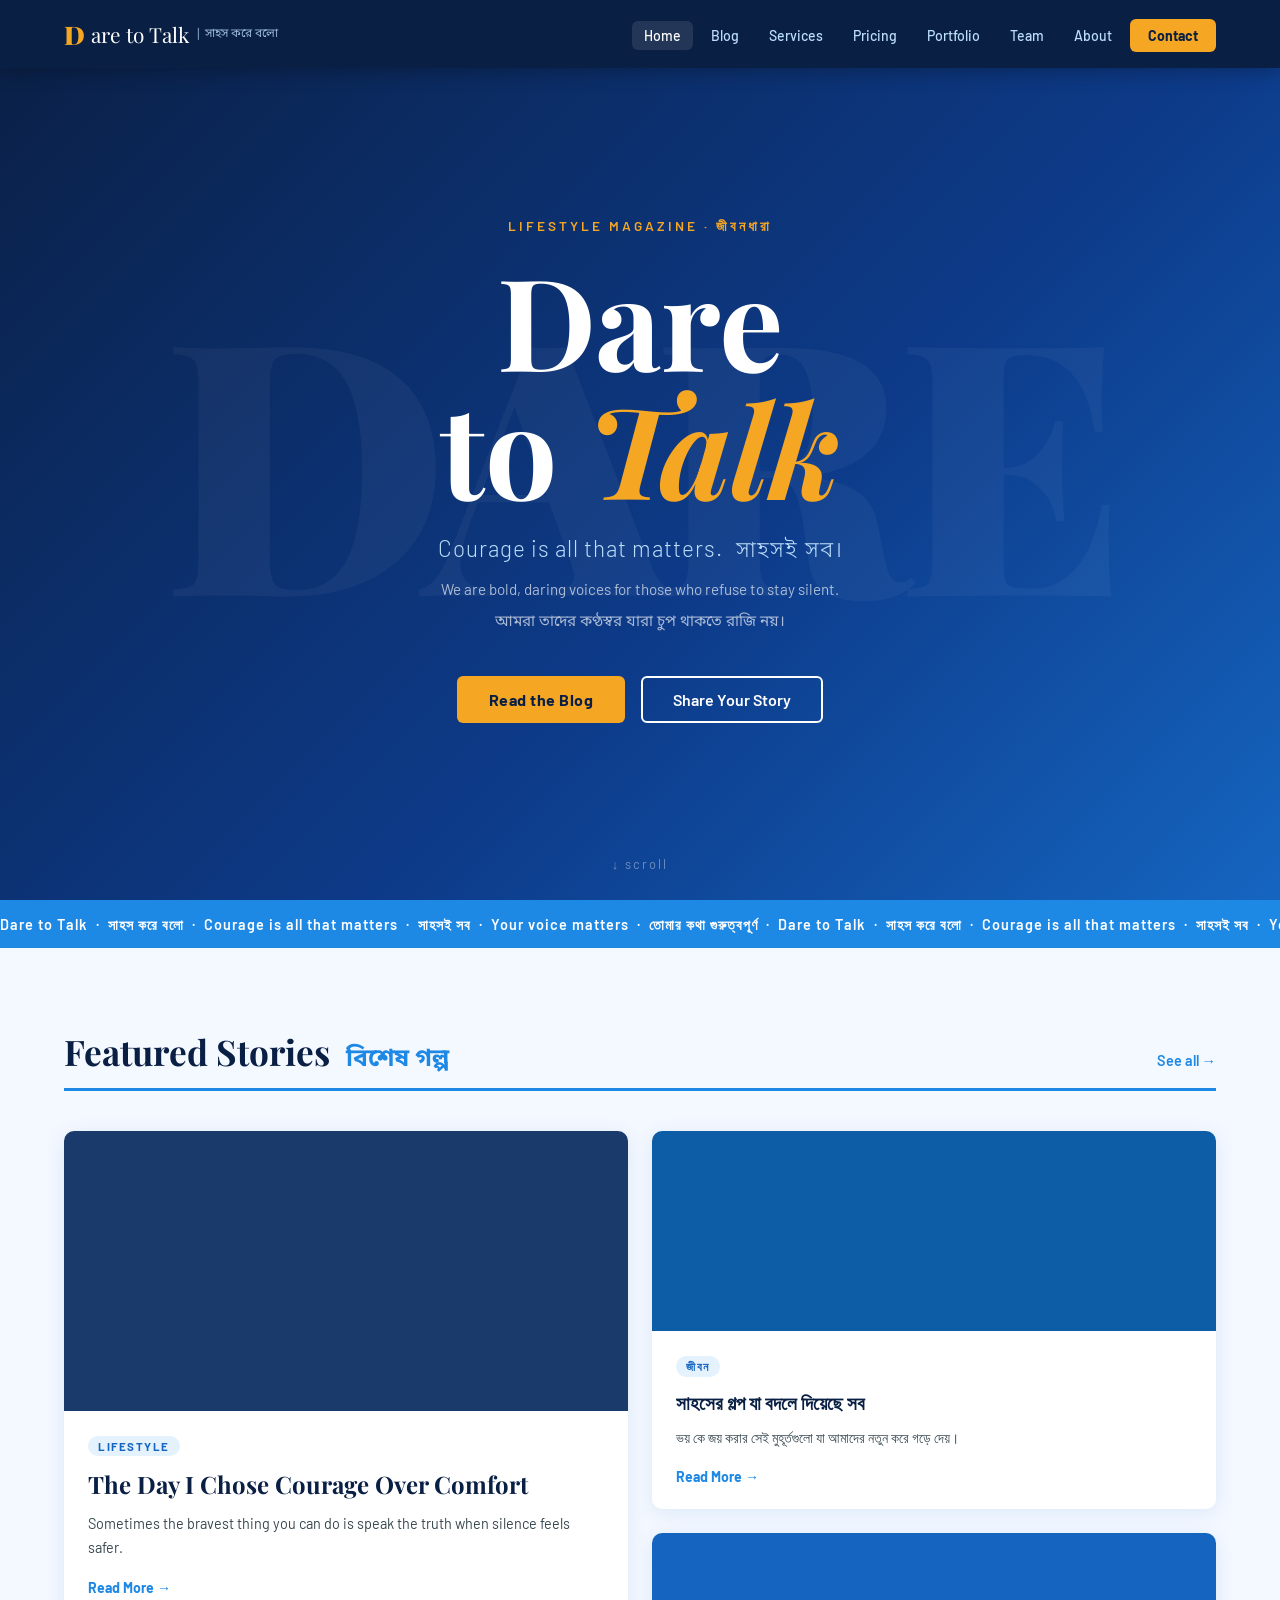
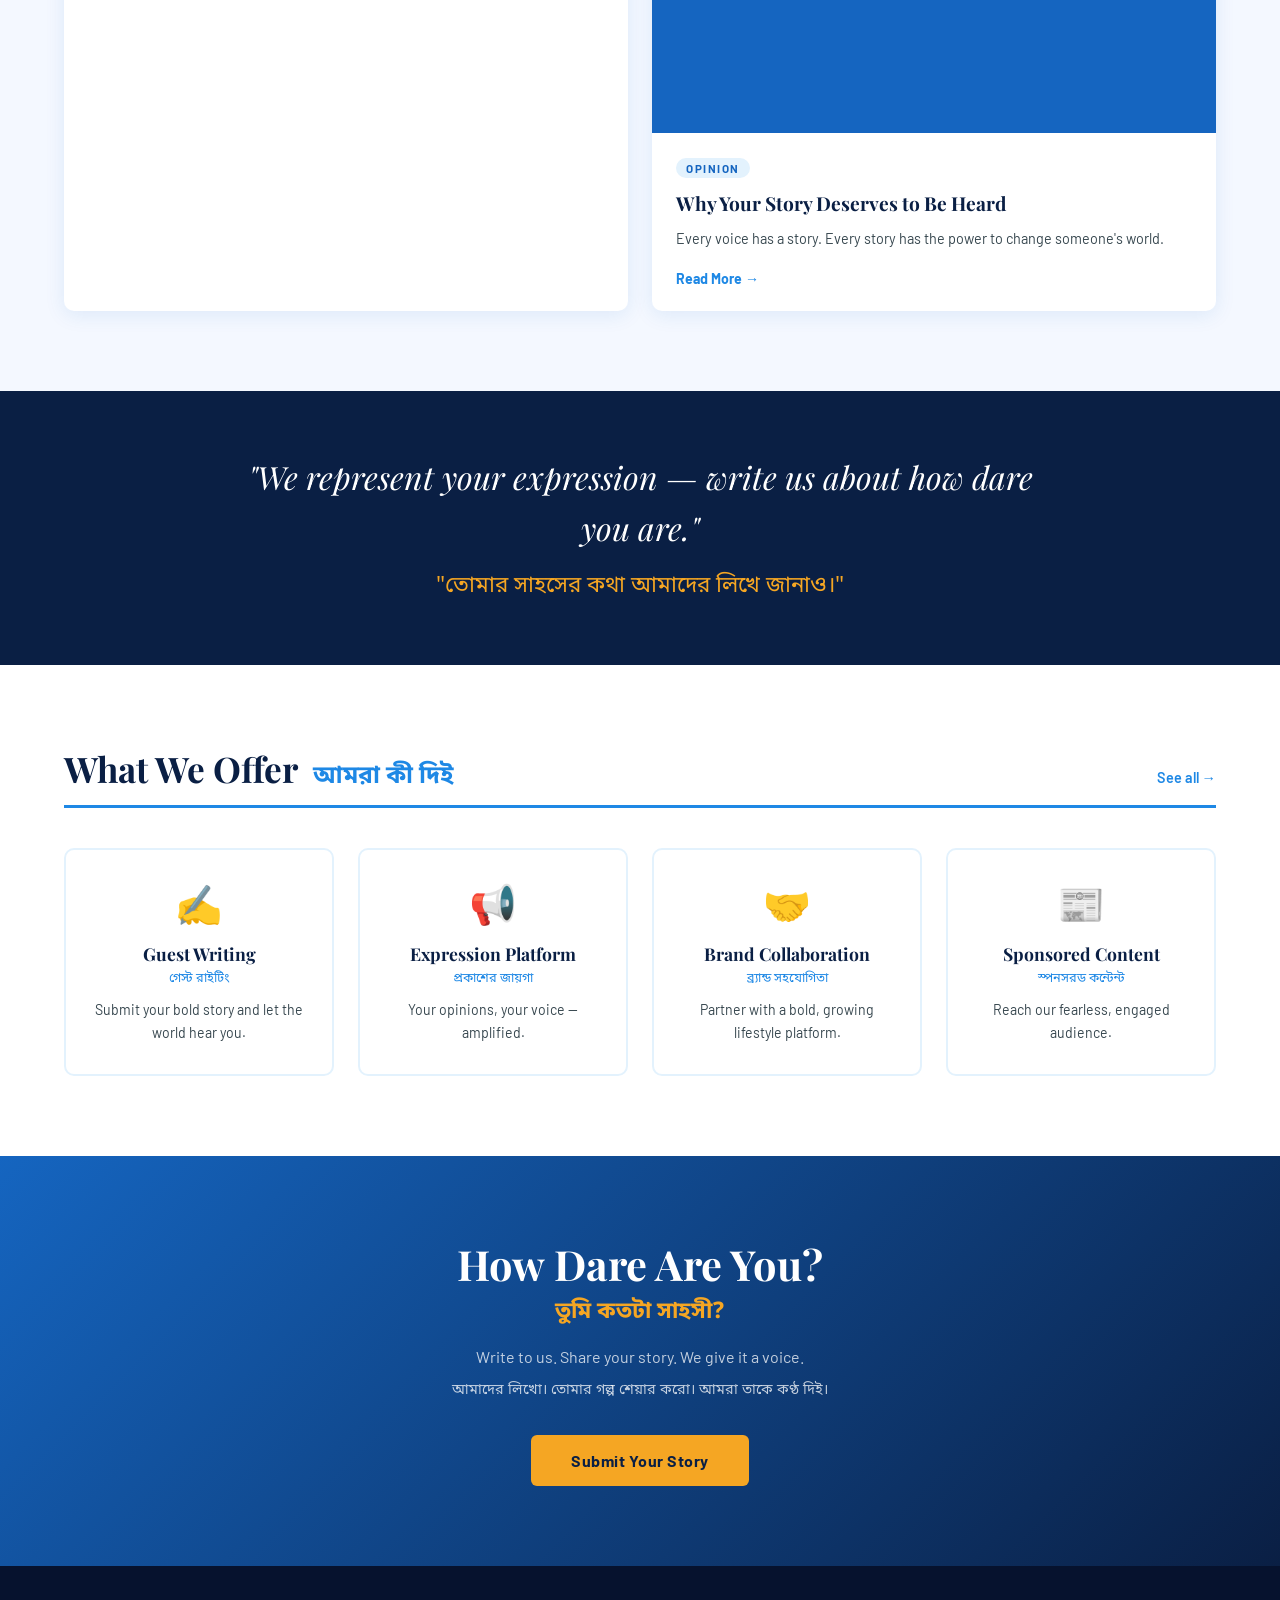
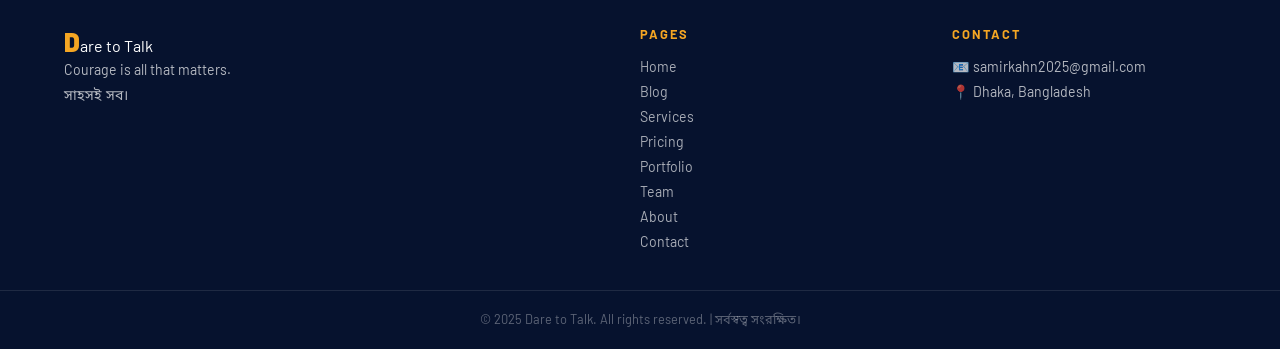
<file: index.html>
<!DOCTYPE html>
<html lang="en">
<head>
  <meta charset="UTF-8" />
  <meta name="viewport" content="width=device-width, initial-scale=1.0"/>
  <title>Dare to Talk | সাহস করে বলো</title>
  <link rel="stylesheet" href="css/style.css"/>
  <link href="https://fonts.googleapis.com/css2?family=Playfair+Display:ital,wght@0,700;0,900;1,700&family=Barlow:wght@300;400;600&family=Noto+Sans+Bengali:wght@400;700&display=swap" rel="stylesheet"/>
</head>
<body>

  <!-- NAV -->
  <nav class="navbar" id="navbar">
    <div class="nav-logo">
      <span class="logo-d">D</span><span class="logo-rest">are to Talk</span>
      <span class="logo-bn">| সাহস করে বলো</span>
    </div>
    <button class="hamburger" id="hamburger" aria-label="Menu">
      <span></span><span></span><span></span>
    </button>
    <ul class="nav-links" id="navLinks">
      <li><a href="index.html" class="active">Home</a></li>
      <li><a href="pages/blog.html">Blog</a></li>
      <li><a href="pages/services.html">Services</a></li>
      <li><a href="pages/pricing.html">Pricing</a></li>
      <li><a href="pages/portfolio.html">Portfolio</a></li>
      <li><a href="pages/team.html">Team</a></li>
      <li><a href="pages/about.html">About</a></li>
      <li><a href="pages/contact.html" class="nav-cta">Contact</a></li>
    </ul>
  </nav>

  <!-- HERO -->
  <section class="hero">
    <div class="hero-bg-text">DARE</div>
    <div class="hero-content">
      <p class="hero-label">lifestyle magazine · জীবনধারা</p>
      <h1 class="hero-title">
        <span class="line1">Dare</span>
        <span class="line2">to <em>Talk</em></span>
      </h1>
      <p class="hero-tagline">Courage is all that matters. <span class="bn">সাহসই সব।</span></p>
      <p class="hero-sub">We are bold, daring voices for those who refuse to stay silent.<br>
        <span class="bn">আমরা তাদের কণ্ঠস্বর যারা চুপ থাকতে রাজি নয়।</span>
      </p>
      <div class="hero-btns">
        <a href="pages/blog.html" class="btn-primary">Read the Blog</a>
        <a href="pages/contact.html" class="btn-outline">Share Your Story</a>
      </div>
    </div>
    <div class="hero-scroll">↓ scroll</div>
  </section>

  <!-- MARQUEE -->
  <div class="marquee-bar">
    <div class="marquee-track">
      <span>Dare to Talk &nbsp;·&nbsp;</span>
      <span>সাহস করে বলো &nbsp;·&nbsp;</span>
      <span>Courage is all that matters &nbsp;·&nbsp;</span>
      <span>সাহসই সব &nbsp;·&nbsp;</span>
      <span>Your voice matters &nbsp;·&nbsp;</span>
      <span>তোমার কথা গুরুত্বপূর্ণ &nbsp;·&nbsp;</span>
      <span>Dare to Talk &nbsp;·&nbsp;</span>
      <span>সাহস করে বলো &nbsp;·&nbsp;</span>
      <span>Courage is all that matters &nbsp;·&nbsp;</span>
      <span>সাহসই সব &nbsp;·&nbsp;</span>
      <span>Your voice matters &nbsp;·&nbsp;</span>
      <span>তোমার কথা গুরুত্বপূর্ণ &nbsp;·&nbsp;</span>
    </div>
  </div>

  <!-- FEATURED POSTS -->
  <section class="section featured">
    <div class="section-header">
      <h2>Featured Stories <span class="bn">বিশেষ গল্প</span></h2>
      <a href="pages/blog.html" class="see-all">See all →</a>
    </div>
    <div class="cards-grid">
      <article class="card card-big">
        <div class="card-img" style="background:#1a3a6b"></div>
        <div class="card-body">
          <span class="card-tag">Lifestyle</span>
          <h3>The Day I Chose Courage Over Comfort</h3>
          <p>Sometimes the bravest thing you can do is speak the truth when silence feels safer.</p>
          <a href="pages/blog.html" class="card-link">Read More →</a>
        </div>
      </article>
      <article class="card">
        <div class="card-img" style="background:#0d5ca6"></div>
        <div class="card-body">
          <span class="card-tag">জীবন</span>
          <h3>সাহসের গল্প যা বদলে দিয়েছে সব</h3>
          <p>ভয় কে জয় করার সেই মুহূর্তগুলো যা আমাদের নতুন করে গড়ে দেয়।</p>
          <a href="pages/blog.html" class="card-link">Read More →</a>
        </div>
      </article>
      <article class="card">
        <div class="card-img" style="background:#1565c0"></div>
        <div class="card-body">
          <span class="card-tag">Opinion</span>
          <h3>Why Your Story Deserves to Be Heard</h3>
          <p>Every voice has a story. Every story has the power to change someone's world.</p>
          <a href="pages/blog.html" class="card-link">Read More →</a>
        </div>
      </article>
    </div>
  </section>

  <!-- QUOTE STRIP -->
  <section class="quote-strip">
    <blockquote>
      "We represent your expression — write us about how dare you are."
      <span class="bn">"তোমার সাহসের কথা আমাদের লিখে জানাও।"</span>
    </blockquote>
  </section>

  <!-- SERVICES SNAPSHOT -->
  <section class="section services-snap">
    <div class="section-header">
      <h2>What We Offer <span class="bn">আমরা কী দিই</span></h2>
      <a href="pages/services.html" class="see-all">See all →</a>
    </div>
    <div class="services-row">
      <div class="service-card">
        <div class="service-icon">✍️</div>
        <h4>Guest Writing</h4>
        <p class="bn">গেস্ট রাইটিং</p>
        <p>Submit your bold story and let the world hear you.</p>
      </div>
      <div class="service-card">
        <div class="service-icon">📢</div>
        <h4>Expression Platform</h4>
        <p class="bn">প্রকাশের জায়গা</p>
        <p>Your opinions, your voice — amplified.</p>
      </div>
      <div class="service-card">
        <div class="service-icon">🤝</div>
        <h4>Brand Collaboration</h4>
        <p class="bn">ব্র্যান্ড সহযোগিতা</p>
        <p>Partner with a bold, growing lifestyle platform.</p>
      </div>
      <div class="service-card">
        <div class="service-icon">📰</div>
        <h4>Sponsored Content</h4>
        <p class="bn">স্পনসরড কন্টেন্ট</p>
        <p>Reach our fearless, engaged audience.</p>
      </div>
    </div>
  </section>

  <!-- SUBMIT CTA -->
  <section class="cta-section">
    <div class="cta-inner">
      <h2>How Dare Are You? <span class="bn">তুমি কতটা সাহসী?</span></h2>
      <p>Write to us. Share your story. We give it a voice.</p>
      <p class="bn">আমাদের লিখো। তোমার গল্প শেয়ার করো। আমরা তাকে কণ্ঠ দিই।</p>
      <a href="pages/contact.html" class="btn-primary">Submit Your Story</a>
    </div>
  </section>

  <!-- FOOTER -->
  <footer class="footer">
    <div class="footer-top">
      <div class="footer-brand">
        <span class="logo-d">D</span><span class="logo-rest">are to Talk</span>
        <p>Courage is all that matters.<br><span class="bn">সাহসই সব।</span></p>
      </div>
      <div class="footer-links">
        <h5>Pages</h5>
        <a href="index.html">Home</a>
        <a href="pages/blog.html">Blog</a>
        <a href="pages/services.html">Services</a>
        <a href="pages/pricing.html">Pricing</a>
        <a href="pages/portfolio.html">Portfolio</a>
        <a href="pages/team.html">Team</a>
        <a href="pages/about.html">About</a>
        <a href="pages/contact.html">Contact</a>
      </div>
      <div class="footer-contact">
        <h5>Contact</h5>
        <p>📧 samirkahn2025@gmail.com</p>
        <p>📍 Dhaka, Bangladesh</p>
      </div>
    </div>
    <div class="footer-bottom">
      <p>© 2025 Dare to Talk. All rights reserved. | <span class="bn">সর্বস্বত্ব সংরক্ষিত।</span></p>
    </div>
  </footer>

  <script src="js/main.js"></script>
</body>
</html>
</file>
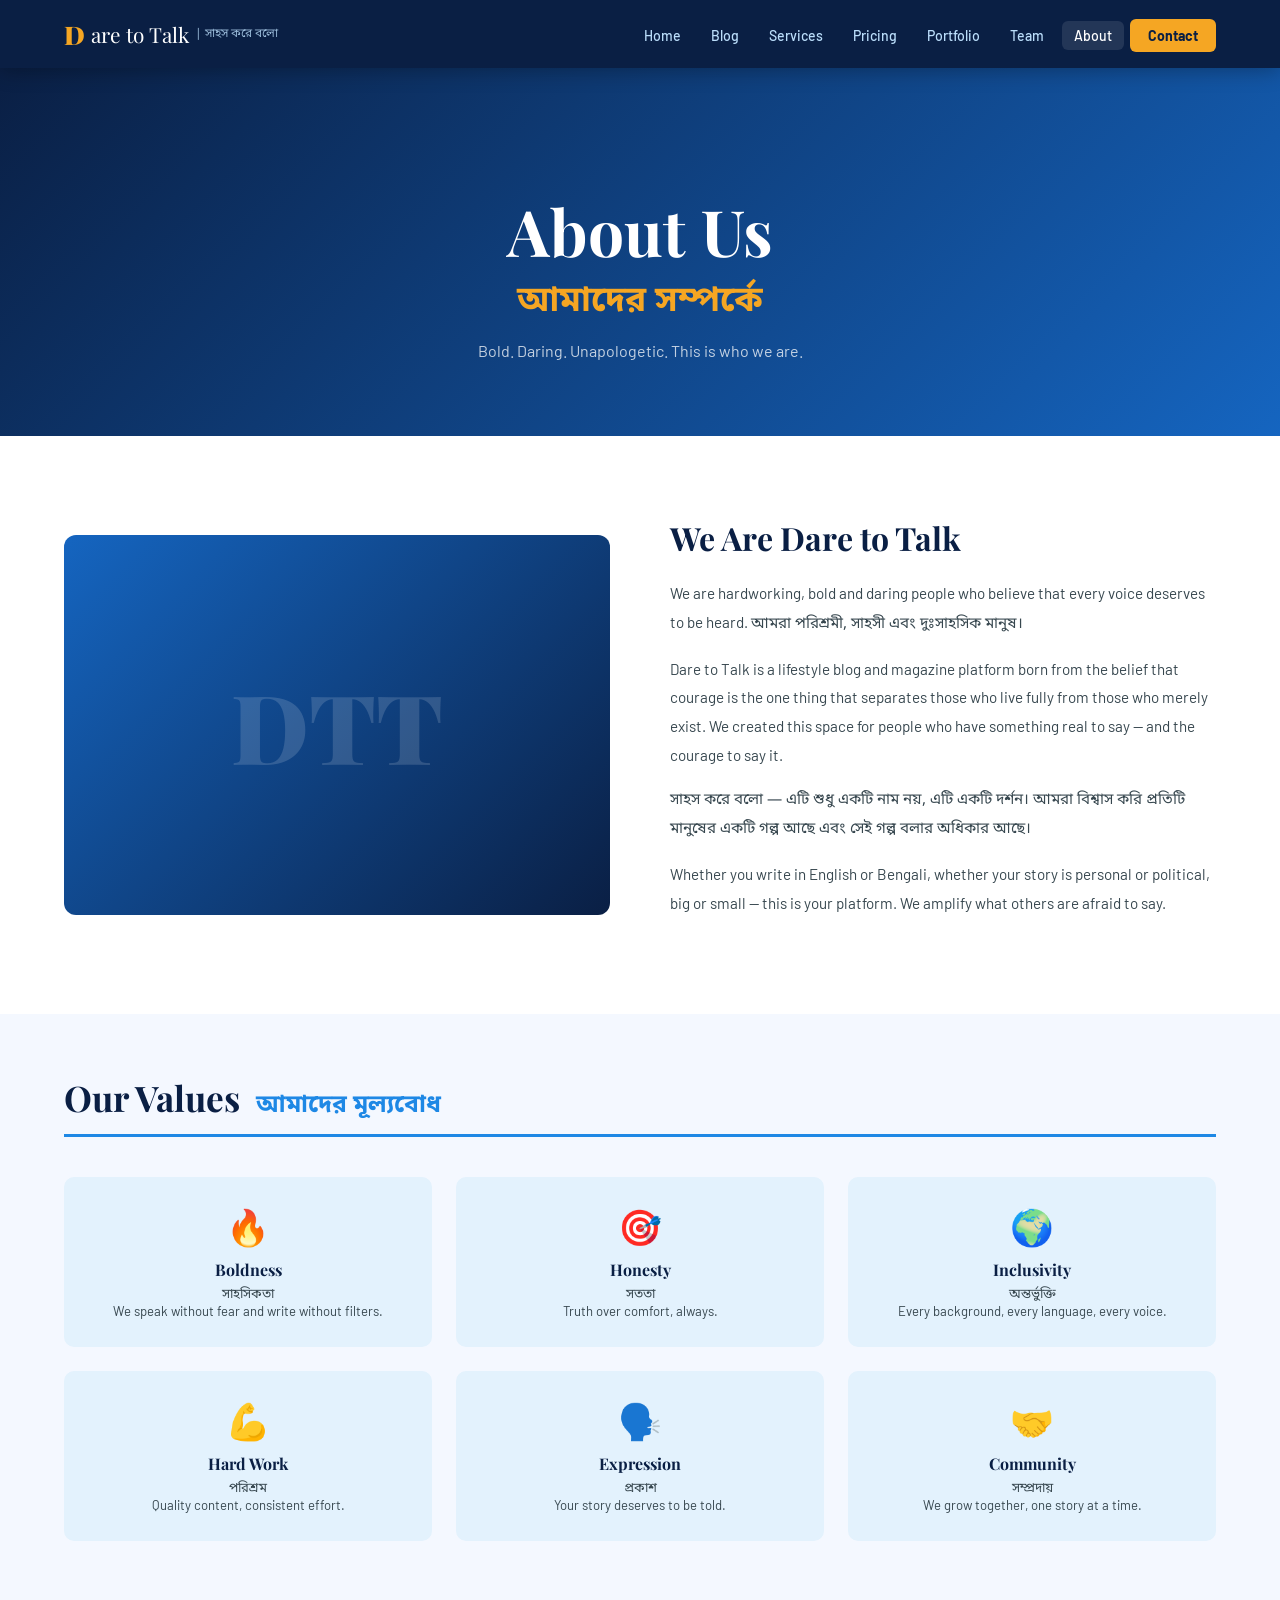
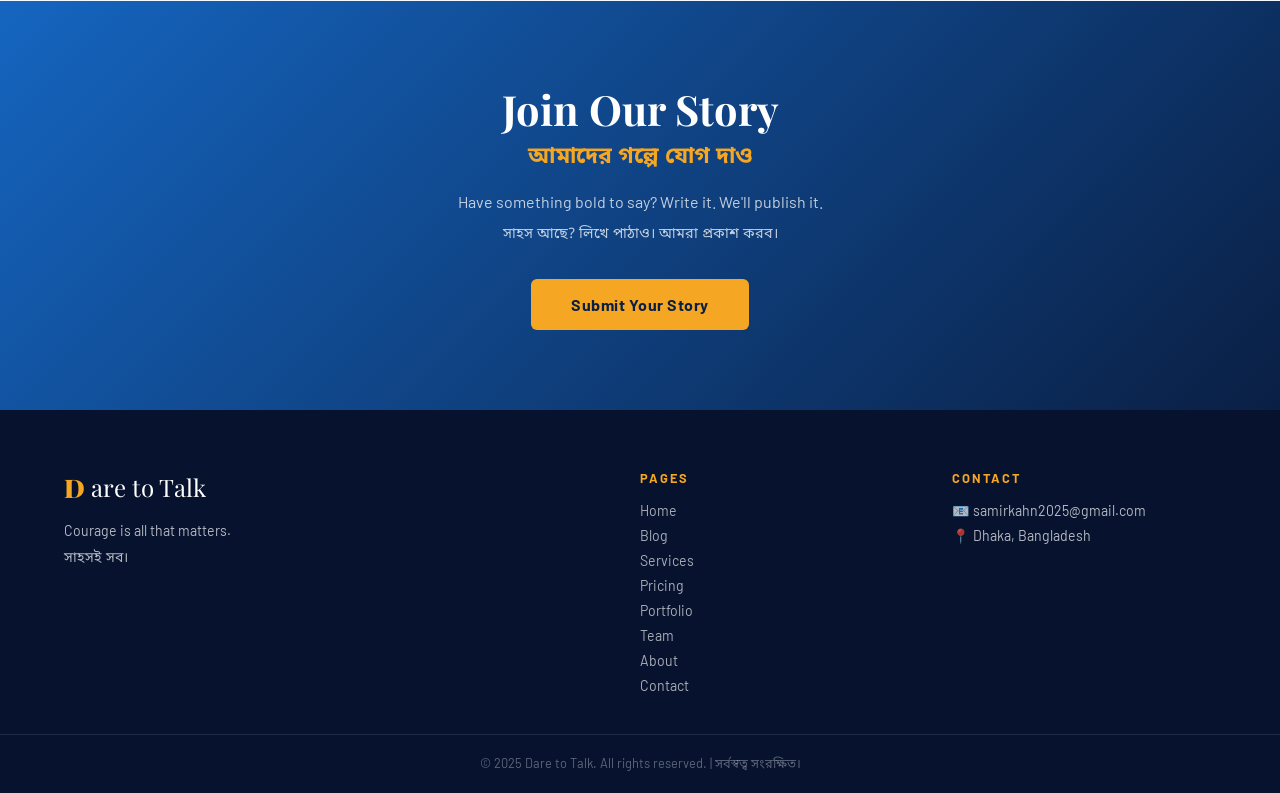
<file: pages/about.html>
<!DOCTYPE html>
<html lang="en">
<head>
  <meta charset="UTF-8"/>
  <meta name="viewport" content="width=device-width, initial-scale=1.0"/>
  <title>About — Dare to Talk</title>
  <link rel="stylesheet" href="../css/style.css"/>
  <link href="https://fonts.googleapis.com/css2?family=Playfair+Display:ital,wght@0,700;0,900;1,700&family=Barlow:wght@300;400;600&family=Noto+Sans+Bengali:wght@400;700&display=swap" rel="stylesheet"/>
  <style>
    .about-grid { display: grid; grid-template-columns: 1fr 1fr; gap: 60px; align-items: center; }
    .about-visual { background: linear-gradient(135deg,#1565c0,#0a1f44); border-radius: 12px; height: 380px; display:flex; align-items:center; justify-content:center; }
    .about-visual span { font-family: var(--ff-display); font-size: 6rem; color: rgba(255,255,255,.15); font-weight:900; }
    .about-text h2 { font-family: var(--ff-display); font-size: 2rem; color: var(--blue-deep); margin-bottom: 20px; }
    .about-text p { font-size:.95rem; line-height:1.9; color:var(--text-mid); margin-bottom:16px; }
    .about-text .bn { font-family:var(--ff-bn); }
    .values { display:grid; grid-template-columns:repeat(3,1fr); gap:24px; margin-top:16px; }
    .value-item { text-align:center; padding:28px 20px; background:var(--blue-pale); border-radius:10px; }
    .value-item .vi { font-size:2.2rem; margin-bottom:10px; }
    .value-item h4 { font-family:var(--ff-display); color:var(--blue-deep); font-size:1rem; margin-bottom:6px; }
    .value-item p { font-size:.82rem; color:var(--text-mid); }
    @media(max-width:768px){ .about-grid{grid-template-columns:1fr;} .values{grid-template-columns:1fr 1fr;} }
  </style>
</head>
<body>
  <nav class="navbar" id="navbar">
    <div class="nav-logo"><span class="logo-d">D</span><span class="logo-rest">are to Talk</span><span class="logo-bn">| সাহস করে বলো</span></div>
    <button class="hamburger" id="hamburger"><span></span><span></span><span></span></button>
    <ul class="nav-links" id="navLinks">
      <li><a href="../index.html">Home</a></li>
      <li><a href="blog.html">Blog</a></li>
      <li><a href="services.html">Services</a></li>
      <li><a href="pricing.html">Pricing</a></li>
      <li><a href="portfolio.html">Portfolio</a></li>
      <li><a href="team.html">Team</a></li>
      <li><a href="about.html" class="active">About</a></li>
      <li><a href="contact.html" class="nav-cta">Contact</a></li>
    </ul>
  </nav>

  <div class="page-hero">
    <h1>About Us <span class="bn">আমাদের সম্পর্কে</span></h1>
    <p>Bold. Daring. Unapologetic. This is who we are.</p>
  </div>

  <section class="section">
    <div class="about-grid">
      <div class="about-visual"><span>DTT</span></div>
      <div class="about-text">
        <h2>We Are Dare to Talk</h2>
        <p>We are hardworking, bold and daring people who believe that every voice deserves to be heard. <span class="bn">আমরা পরিশ্রমী, সাহসী এবং দুঃসাহসিক মানুষ।</span></p>
        <p>Dare to Talk is a lifestyle blog and magazine platform born from the belief that courage is the one thing that separates those who live fully from those who merely exist. We created this space for people who have something real to say — and the courage to say it.</p>
        <p class="bn">সাহস করে বলো — এটি শুধু একটি নাম নয়, এটি একটি দর্শন। আমরা বিশ্বাস করি প্রতিটি মানুষের একটি গল্প আছে এবং সেই গল্প বলার অধিকার আছে।</p>
        <p>Whether you write in English or Bengali, whether your story is personal or political, big or small — this is your platform. We amplify what others are afraid to say.</p>
      </div>
    </div>
  </section>

  <section class="section" style="background:var(--off-white);padding-top:60px;padding-bottom:60px;">
    <div class="section-header"><h2>Our Values <span class="bn">আমাদের মূল্যবোধ</span></h2></div>
    <div class="values">
      <div class="value-item"><div class="vi">🔥</div><h4>Boldness</h4><p class="bn">সাহসিকতা</p><p>We speak without fear and write without filters.</p></div>
      <div class="value-item"><div class="vi">🎯</div><h4>Honesty</h4><p class="bn">সততা</p><p>Truth over comfort, always.</p></div>
      <div class="value-item"><div class="vi">🌍</div><h4>Inclusivity</h4><p class="bn">অন্তর্ভুক্তি</p><p>Every background, every language, every voice.</p></div>
      <div class="value-item"><div class="vi">💪</div><h4>Hard Work</h4><p class="bn">পরিশ্রম</p><p>Quality content, consistent effort.</p></div>
      <div class="value-item"><div class="vi">🗣️</div><h4>Expression</h4><p class="bn">প্রকাশ</p><p>Your story deserves to be told.</p></div>
      <div class="value-item"><div class="vi">🤝</div><h4>Community</h4><p class="bn">সম্প্রদায়</p><p>We grow together, one story at a time.</p></div>
    </div>
  </section>

  <section class="cta-section">
    <div class="cta-inner">
      <h2>Join Our Story <span class="bn">আমাদের গল্পে যোগ দাও</span></h2>
      <p>Have something bold to say? Write it. We'll publish it.</p>
      <p class="bn">সাহস আছে? লিখে পাঠাও। আমরা প্রকাশ করব।</p>
      <a href="contact.html" class="btn-primary">Submit Your Story</a>
    </div>
  </section>

  <footer class="footer">
    <div class="footer-top">
      <div class="footer-brand"><span class="nav-logo"><span class="logo-d">D</span><span class="logo-rest">are to Talk</span></span><p>Courage is all that matters.<br><span class="bn">সাহসই সব।</span></p></div>
      <div class="footer-links"><h5>Pages</h5><a href="../index.html">Home</a><a href="blog.html">Blog</a><a href="services.html">Services</a><a href="pricing.html">Pricing</a><a href="portfolio.html">Portfolio</a><a href="team.html">Team</a><a href="about.html">About</a><a href="contact.html">Contact</a></div>
      <div class="footer-contact"><h5>Contact</h5><p>📧 samirkahn2025@gmail.com</p><p>📍 Dhaka, Bangladesh</p></div>
    </div>
    <div class="footer-bottom"><p>© 2025 Dare to Talk. All rights reserved. | <span class="bn">সর্বস্বত্ব সংরক্ষিত।</span></p></div>
  </footer>
  <script src="../js/main.js"></script>
</body>
</html>
</file>
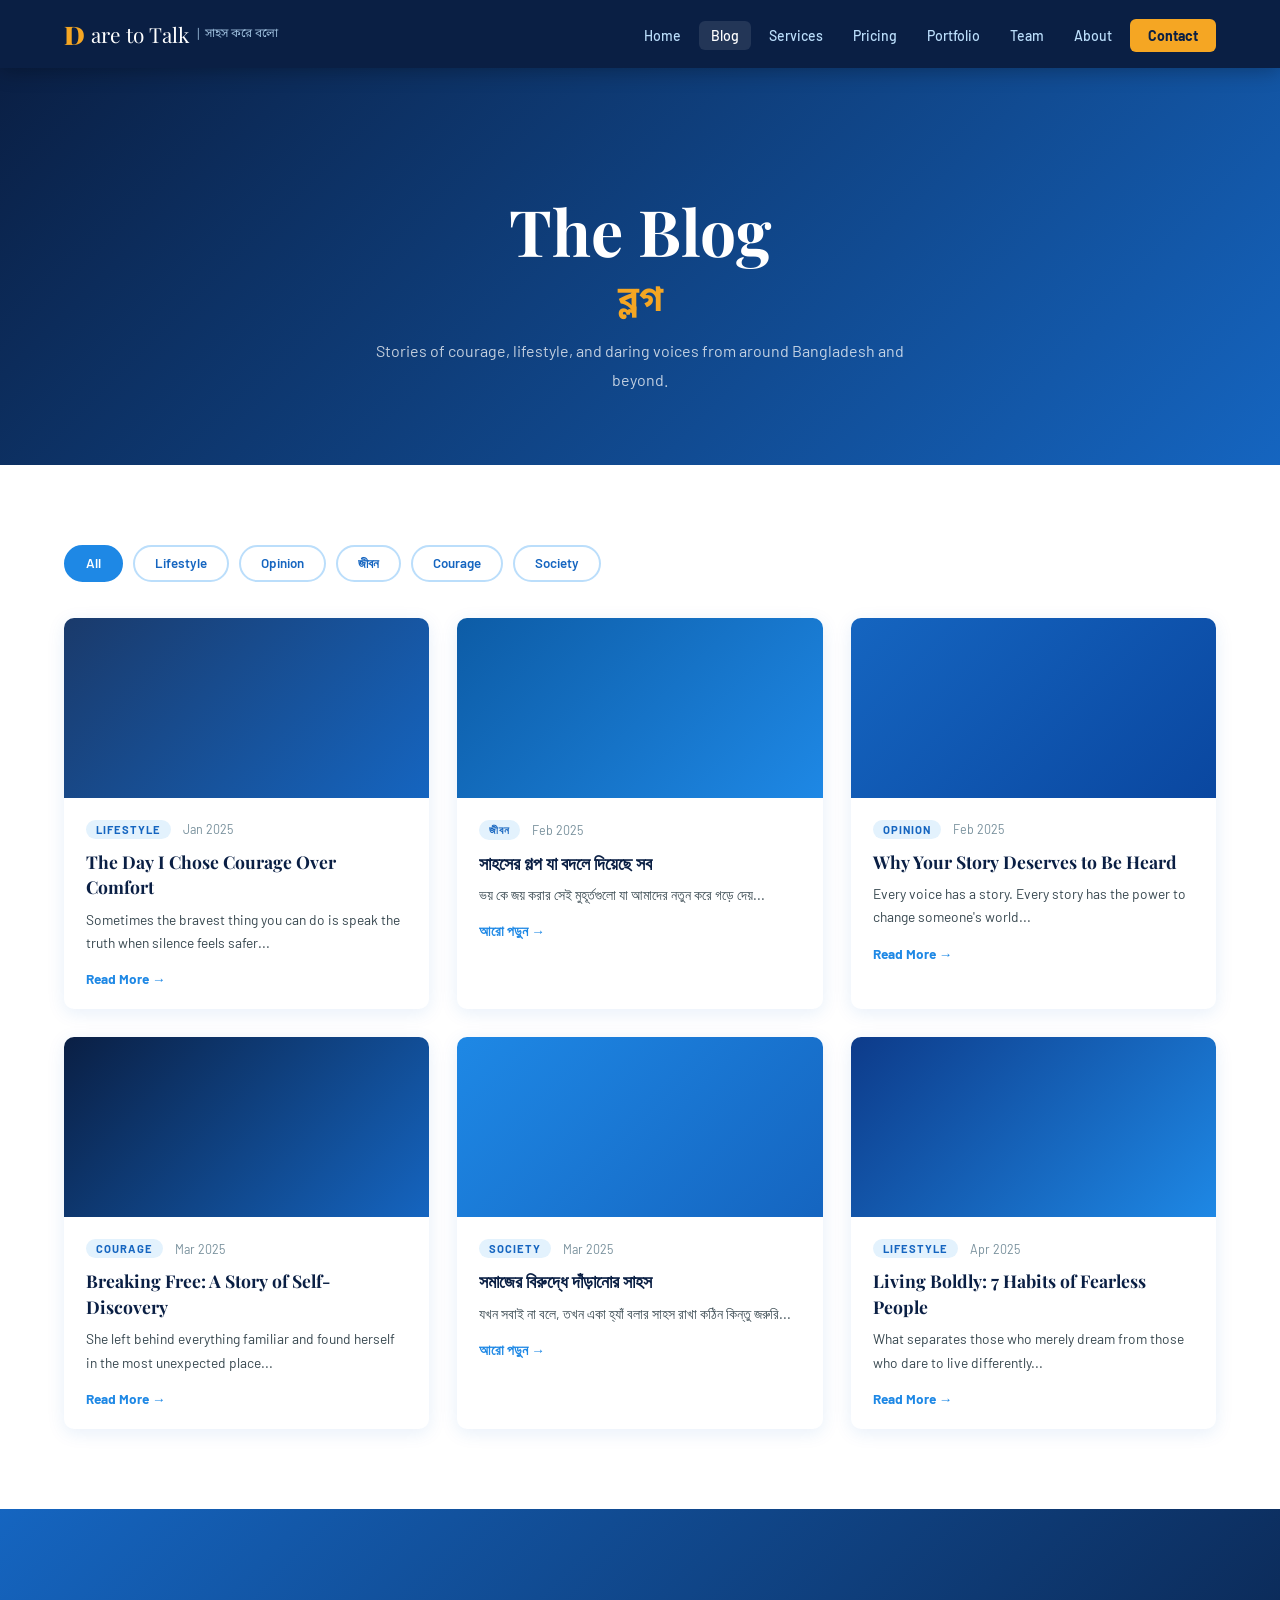
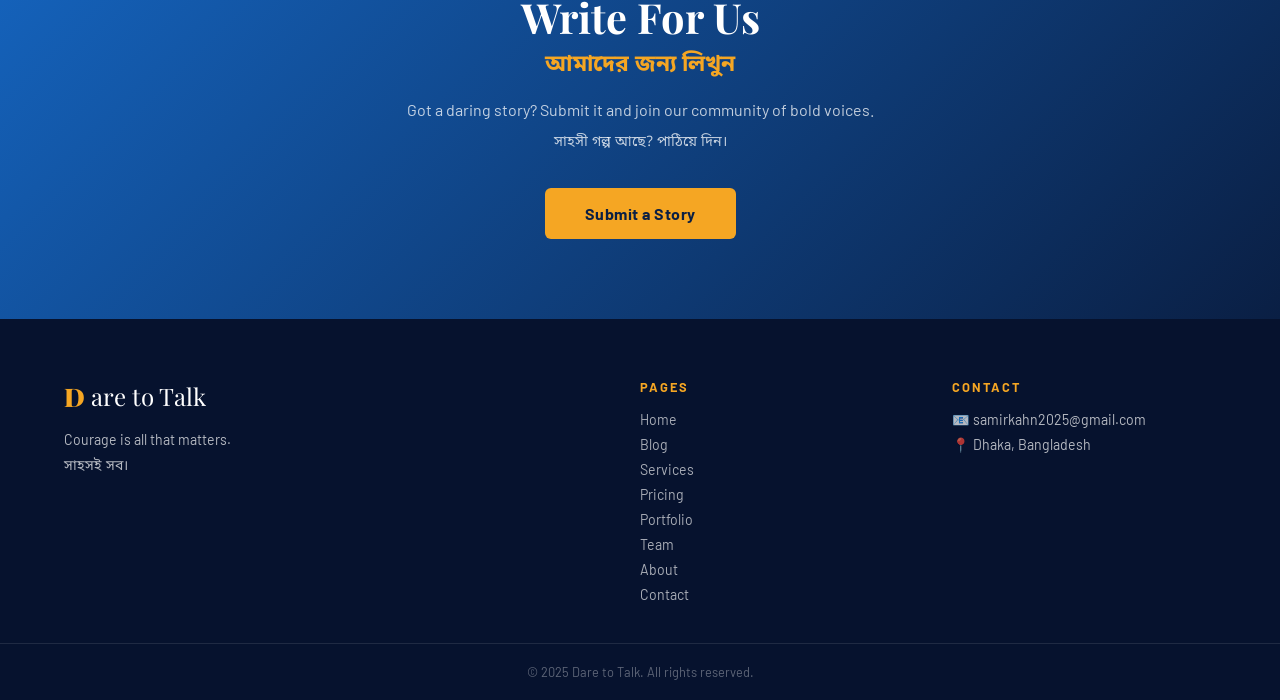
<file: pages/blog.html>
<!DOCTYPE html>
<html lang="en">
<head>
  <meta charset="UTF-8"/>
  <meta name="viewport" content="width=device-width, initial-scale=1.0"/>
  <title>Blog — Dare to Talk</title>
  <link rel="stylesheet" href="../css/style.css"/>
  <link href="https://fonts.googleapis.com/css2?family=Playfair+Display:ital,wght@0,700;0,900;1,700&family=Barlow:wght@300;400;600&family=Noto+Sans+Bengali:wght@400;700&display=swap" rel="stylesheet"/>
  <style>
    .blog-filter { display:flex; gap:10px; flex-wrap:wrap; margin-bottom:36px; }
    .filter-btn { padding:8px 20px; border-radius:30px; border:2px solid var(--blue-light); background:transparent; color:var(--blue-mid); font-family:var(--ff-body); font-weight:600; cursor:pointer; transition:.2s; }
    .filter-btn.active, .filter-btn:hover { background:var(--blue-bright); color:#fff; border-color:var(--blue-bright); }
    .blog-grid { display:grid; grid-template-columns:repeat(auto-fill,minmax(300px,1fr)); gap:28px; }
    .blog-card { background:#fff; border-radius:10px; overflow:hidden; box-shadow:0 4px 18px rgba(21,101,192,.1); transition:.25s; }
    .blog-card:hover { transform:translateY(-5px); box-shadow:0 12px 32px rgba(21,101,192,.18); }
    .blog-card-img { height:180px; }
    .blog-card-body { padding:22px; }
    .blog-meta { display:flex; gap:12px; align-items:center; margin-bottom:10px; }
    .blog-meta .tag { background:var(--blue-pale); color:var(--blue-mid); font-size:.7rem; font-weight:700; padding:3px 10px; border-radius:20px; text-transform:uppercase; letter-spacing:1px; }
    .blog-meta .date { font-size:.78rem; color:var(--text-light); }
    .blog-card-body h3 { font-family:var(--ff-display); font-size:1.1rem; color:var(--blue-deep); margin-bottom:8px; line-height:1.45; }
    .blog-card-body p { font-size:.86rem; color:var(--text-mid); line-height:1.7; margin-bottom:14px; }
    .blog-card-body .card-link { color:var(--blue-bright); font-weight:700; font-size:.85rem; text-decoration:none; }
  </style>
</head>
<body>
  <nav class="navbar" id="navbar">
    <div class="nav-logo"><span class="logo-d">D</span><span class="logo-rest">are to Talk</span><span class="logo-bn">| সাহস করে বলো</span></div>
    <button class="hamburger" id="hamburger"><span></span><span></span><span></span></button>
    <ul class="nav-links" id="navLinks">
      <li><a href="../index.html">Home</a></li>
      <li><a href="blog.html" class="active">Blog</a></li>
      <li><a href="services.html">Services</a></li>
      <li><a href="pricing.html">Pricing</a></li>
      <li><a href="portfolio.html">Portfolio</a></li>
      <li><a href="team.html">Team</a></li>
      <li><a href="about.html">About</a></li>
      <li><a href="contact.html" class="nav-cta">Contact</a></li>
    </ul>
  </nav>

  <div class="page-hero">
    <h1>The Blog <span class="bn">ব্লগ</span></h1>
    <p>Stories of courage, lifestyle, and daring voices from around Bangladesh and beyond.</p>
  </div>

  <section class="section">
    <div class="blog-filter">
      <button class="filter-btn active">All</button>
      <button class="filter-btn">Lifestyle</button>
      <button class="filter-btn">Opinion</button>
      <button class="filter-btn">জীবন</button>
      <button class="filter-btn">Courage</button>
      <button class="filter-btn">Society</button>
    </div>
    <div class="blog-grid">
      <!-- Blog Card 1 -->
      <article class="blog-card">
        <div class="blog-card-img" style="background:linear-gradient(135deg,#1a3a6b,#1565c0)"></div>
        <div class="blog-card-body">
          <div class="blog-meta"><span class="tag">Lifestyle</span><span class="date">Jan 2025</span></div>
          <h3>The Day I Chose Courage Over Comfort</h3>
          <p>Sometimes the bravest thing you can do is speak the truth when silence feels safer...</p>
          <a href="#" class="card-link">Read More →</a>
        </div>
      </article>
      <!-- Blog Card 2 -->
      <article class="blog-card">
        <div class="blog-card-img" style="background:linear-gradient(135deg,#0d5ca6,#1e88e5)"></div>
        <div class="blog-card-body">
          <div class="blog-meta"><span class="tag">জীবন</span><span class="date">Feb 2025</span></div>
          <h3>সাহসের গল্প যা বদলে দিয়েছে সব</h3>
          <p>ভয় কে জয় করার সেই মুহূর্তগুলো যা আমাদের নতুন করে গড়ে দেয়...</p>
          <a href="#" class="card-link">আরো পড়ুন →</a>
        </div>
      </article>
      <!-- Blog Card 3 -->
      <article class="blog-card">
        <div class="blog-card-img" style="background:linear-gradient(135deg,#1565c0,#0a47a0)"></div>
        <div class="blog-card-body">
          <div class="blog-meta"><span class="tag">Opinion</span><span class="date">Feb 2025</span></div>
          <h3>Why Your Story Deserves to Be Heard</h3>
          <p>Every voice has a story. Every story has the power to change someone's world...</p>
          <a href="#" class="card-link">Read More →</a>
        </div>
      </article>
      <!-- Blog Card 4 -->
      <article class="blog-card">
        <div class="blog-card-img" style="background:linear-gradient(135deg,#0a1f44,#1565c0)"></div>
        <div class="blog-card-body">
          <div class="blog-meta"><span class="tag">Courage</span><span class="date">Mar 2025</span></div>
          <h3>Breaking Free: A Story of Self-Discovery</h3>
          <p>She left behind everything familiar and found herself in the most unexpected place...</p>
          <a href="#" class="card-link">Read More →</a>
        </div>
      </article>
      <!-- Blog Card 5 -->
      <article class="blog-card">
        <div class="blog-card-img" style="background:linear-gradient(135deg,#1e88e5,#1565c0)"></div>
        <div class="blog-card-body">
          <div class="blog-meta"><span class="tag">Society</span><span class="date">Mar 2025</span></div>
          <h3>সমাজের বিরুদ্ধে দাঁড়ানোর সাহস</h3>
          <p>যখন সবাই না বলে, তখন একা হ্যাঁ বলার সাহস রাখা কঠিন কিন্তু জরুরি...</p>
          <a href="#" class="card-link">আরো পড়ুন →</a>
        </div>
      </article>
      <!-- Blog Card 6 -->
      <article class="blog-card">
        <div class="blog-card-img" style="background:linear-gradient(135deg,#0d3b8a,#1e88e5)"></div>
        <div class="blog-card-body">
          <div class="blog-meta"><span class="tag">Lifestyle</span><span class="date">Apr 2025</span></div>
          <h3>Living Boldly: 7 Habits of Fearless People</h3>
          <p>What separates those who merely dream from those who dare to live differently...</p>
          <a href="#" class="card-link">Read More →</a>
        </div>
      </article>
    </div>
  </section>

  <section class="cta-section">
    <div class="cta-inner">
      <h2>Write For Us <span class="bn">আমাদের জন্য লিখুন</span></h2>
      <p>Got a daring story? Submit it and join our community of bold voices.</p>
      <p class="bn">সাহসী গল্প আছে? পাঠিয়ে দিন।</p>
      <a href="contact.html" class="btn-primary">Submit a Story</a>
    </div>
  </section>

  <footer class="footer">
    <div class="footer-top">
      <div class="footer-brand"><span class="nav-logo"><span class="logo-d">D</span><span class="logo-rest">are to Talk</span></span><p>Courage is all that matters.<br><span class="bn">সাহসই সব।</span></p></div>
      <div class="footer-links"><h5>Pages</h5><a href="../index.html">Home</a><a href="blog.html">Blog</a><a href="services.html">Services</a><a href="pricing.html">Pricing</a><a href="portfolio.html">Portfolio</a><a href="team.html">Team</a><a href="about.html">About</a><a href="contact.html">Contact</a></div>
      <div class="footer-contact"><h5>Contact</h5><p>📧 samirkahn2025@gmail.com</p><p>📍 Dhaka, Bangladesh</p></div>
    </div>
    <div class="footer-bottom"><p>© 2025 Dare to Talk. All rights reserved.</p></div>
  </footer>
  <script src="../js/main.js"></script>
  <script>
    document.querySelectorAll('.filter-btn').forEach(btn => {
      btn.addEventListener('click', () => {
        document.querySelectorAll('.filter-btn').forEach(b => b.classList.remove('active'));
        btn.classList.add('active');
      });
    });
  </script>
</body>
</html>
</file>
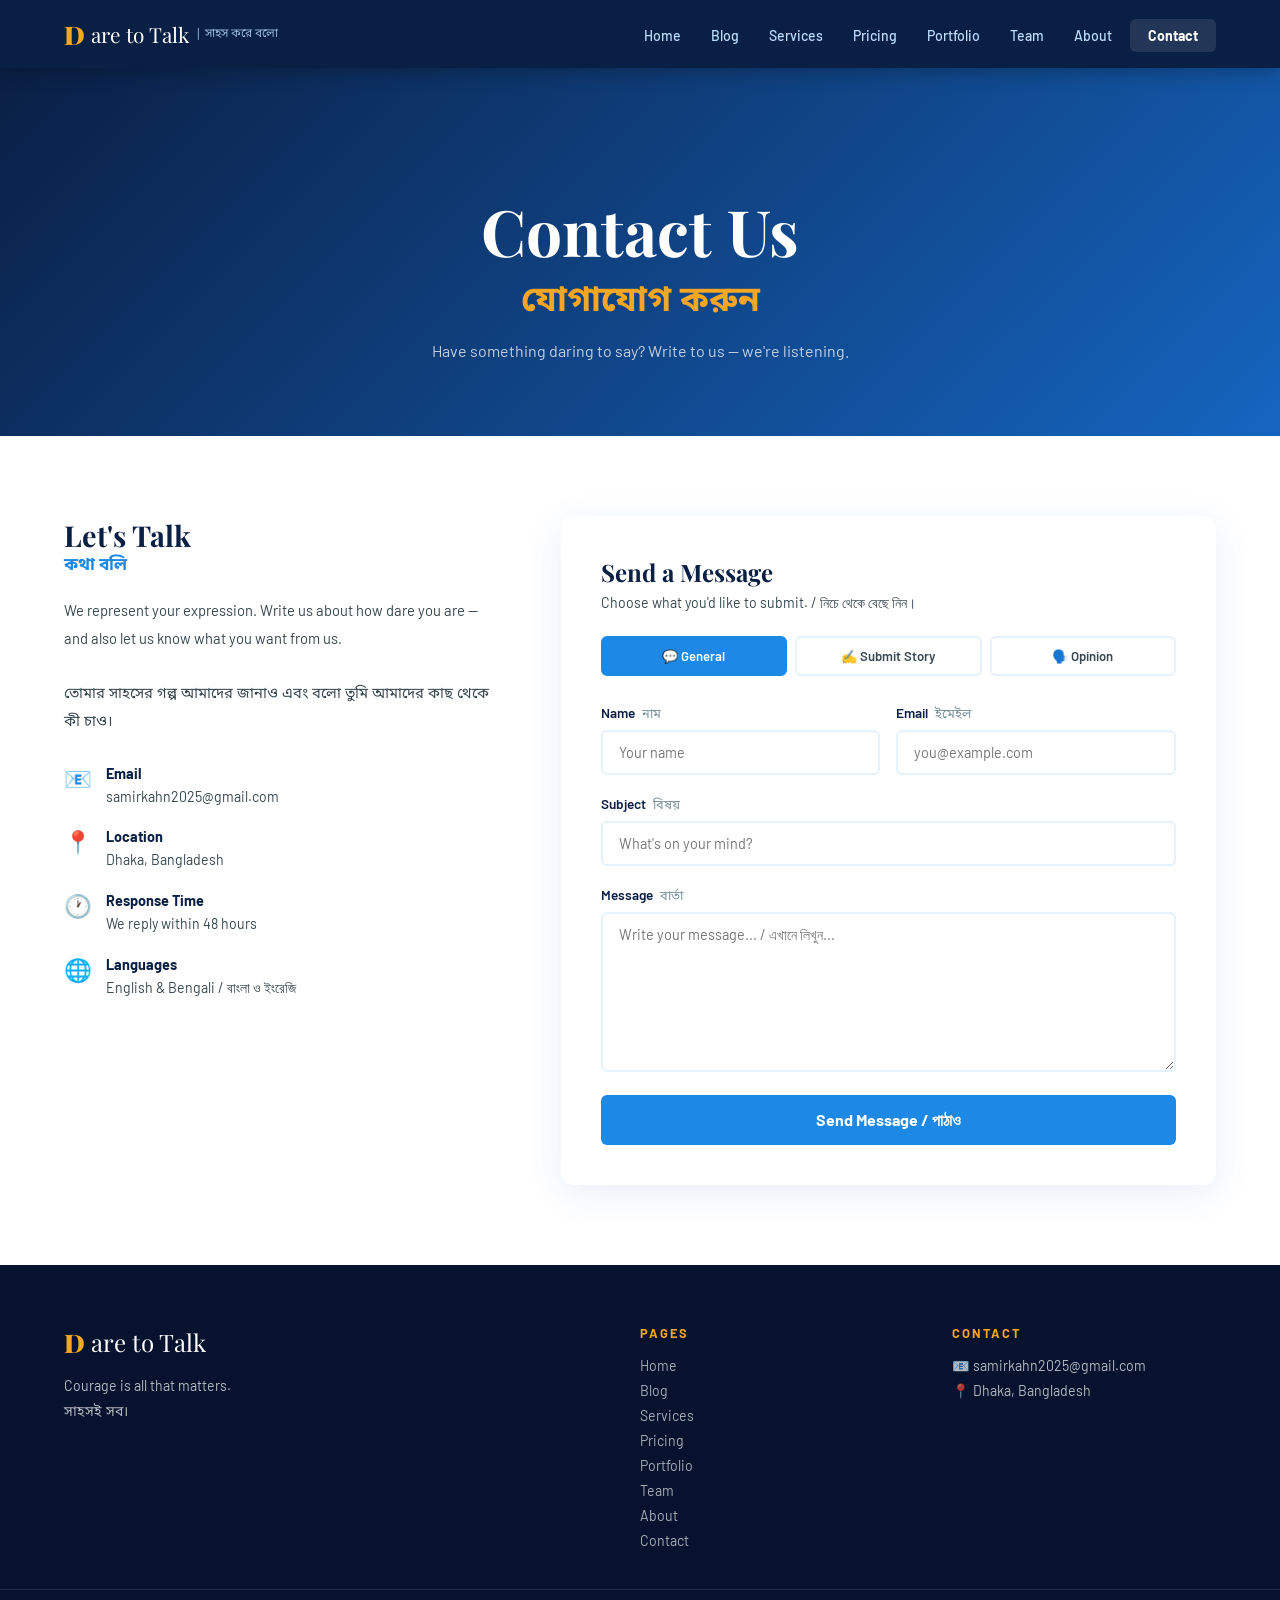
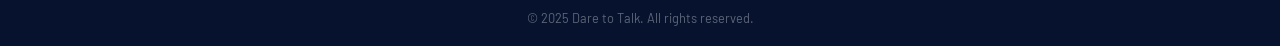
<file: pages/contact.html>
<!DOCTYPE html>
<html lang="en">
<head>
  <meta charset="UTF-8"/>
  <meta name="viewport" content="width=device-width, initial-scale=1.0"/>
  <title>Contact — Dare to Talk</title>
  <link rel="stylesheet" href="../css/style.css"/>
  <link href="https://fonts.googleapis.com/css2?family=Playfair+Display:ital,wght@0,700;0,900;1,700&family=Barlow:wght@300;400;600&family=Noto+Sans+Bengali:wght@400;700&display=swap" rel="stylesheet"/>
  <style>
    .contact-grid { display:grid; grid-template-columns:1fr 1.5fr; gap:60px; align-items:start; }
    .contact-info h2 { font-family:var(--ff-display); font-size:1.8rem; color:var(--blue-deep); margin-bottom:20px; }
    .contact-info p { color:var(--text-mid); font-size:.92rem; line-height:1.9; margin-bottom:28px; }
    .contact-info .bn { font-family:var(--ff-bn); }
    .contact-detail { display:flex; gap:14px; align-items:flex-start; margin-bottom:18px; }
    .contact-detail-icon { font-size:1.4rem; flex-shrink:0; }
    .contact-detail-text h5 { font-weight:700; color:var(--blue-deep); margin-bottom:2px; font-size:.9rem; }
    .contact-detail-text p { color:var(--text-mid); font-size:.88rem; margin:0; }
    .contact-form { background:#fff; border-radius:14px; padding:40px; box-shadow:0 8px 36px rgba(21,101,192,.1); }
    .contact-form h3 { font-family:var(--ff-display); font-size:1.5rem; color:var(--blue-deep); margin-bottom:6px; }
    .contact-form .form-sub { color:var(--text-mid); font-size:.88rem; margin-bottom:24px; }
    .form-group { margin-bottom:20px; }
    .form-group label { display:block; font-weight:600; font-size:.85rem; color:var(--blue-deep); margin-bottom:7px; }
    .form-group label .bn { font-family:var(--ff-bn); font-weight:400; color:var(--text-light); font-size:.8rem; margin-left:4px; }
    .form-group input, .form-group select, .form-group textarea {
      width:100%; padding:12px 16px; border:2px solid var(--blue-pale);
      border-radius:var(--radius); font-family:var(--ff-body); font-size:.9rem;
      color:var(--text-dark); transition:border-color .2s; outline:none; background:#fff;
    }
    .form-group input:focus, .form-group select:focus, .form-group textarea:focus { border-color:var(--blue-bright); }
    .form-group textarea { min-height:160px; resize:vertical; }
    .form-row { display:grid; grid-template-columns:1fr 1fr; gap:16px; }
    .form-submit {
      width:100%; padding:15px; background:var(--blue-bright); color:#fff;
      border:none; border-radius:var(--radius); font-family:var(--ff-body);
      font-size:1rem; font-weight:700; cursor:pointer; transition:.2s;
      display:flex; align-items:center; justify-content:center; gap:10px;
    }
    .form-submit:hover { background:var(--blue-deep); }
    .form-submit:disabled { background:#90a4ae; cursor:not-allowed; }
    .spinner { width:18px; height:18px; border:2px solid rgba(255,255,255,.4); border-top-color:#fff; border-radius:50%; animation:spin .7s linear infinite; display:none; }
    .form-submit.loading .spinner { display:block; }
    @keyframes spin { to { transform:rotate(360deg); } }
    .form-message { display:none; padding:16px 20px; border-radius:var(--radius); font-size:.9rem; font-weight:600; margin-top:16px; text-align:center; }
    .form-message.success { background:#e8f5e9; color:#2e7d32; border:1px solid #a5d6a7; display:block; }
    .form-message.error   { background:#ffebee; color:#c62828; border:1px solid #ef9a9a; display:block; }
    .form-message .bn { font-family:var(--ff-bn); display:block; font-size:.85rem; margin-top:4px; font-weight:400; }
    .form-tabs { display:flex; gap:8px; margin-bottom:28px; flex-wrap:wrap; }
    .tab-btn { flex:1; min-width:120px; padding:10px 8px; border:2px solid var(--blue-pale); background:#fff; border-radius:var(--radius); font-family:var(--ff-body); font-size:.82rem; font-weight:600; color:var(--text-mid); cursor:pointer; transition:.2s; }
    .tab-btn.active { background:var(--blue-bright); border-color:var(--blue-bright); color:#fff; }
    .tab-panel { display:none; }
    .tab-panel.active { display:block; }
    @media(max-width:768px){ .contact-grid{grid-template-columns:1fr;} .form-row{grid-template-columns:1fr;} }
  </style>
</head>
<body>
  <nav class="navbar" id="navbar">
    <div class="nav-logo"><span class="logo-d">D</span><span class="logo-rest">are to Talk</span><span class="logo-bn">| সাহস করে বলো</span></div>
    <button class="hamburger" id="hamburger"><span></span><span></span><span></span></button>
    <ul class="nav-links" id="navLinks">
      <li><a href="../index.html">Home</a></li>
      <li><a href="blog.html">Blog</a></li>
      <li><a href="services.html">Services</a></li>
      <li><a href="pricing.html">Pricing</a></li>
      <li><a href="portfolio.html">Portfolio</a></li>
      <li><a href="team.html">Team</a></li>
      <li><a href="about.html">About</a></li>
      <li><a href="contact.html" class="active nav-cta">Contact</a></li>
    </ul>
  </nav>

  <div class="page-hero">
    <h1>Contact Us <span class="bn">যোগাযোগ করুন</span></h1>
    <p>Have something daring to say? Write to us — we're listening.</p>
  </div>

  <section class="section">
    <div class="contact-grid">

      <!-- Left info -->
      <div class="contact-info">
        <h2>Let's Talk <span class="bn" style="font-size:.6em;display:block;color:var(--blue-bright)">কথা বলি</span></h2>
        <p>We represent your expression. Write us about how dare you are — and also let us know what you want from us.</p>
        <p class="bn">তোমার সাহসের গল্প আমাদের জানাও এবং বলো তুমি আমাদের কাছ থেকে কী চাও।</p>
        <div class="contact-detail">
          <div class="contact-detail-icon">📧</div>
          <div class="contact-detail-text"><h5>Email</h5><p>samirkahn2025@gmail.com</p></div>
        </div>
        <div class="contact-detail">
          <div class="contact-detail-icon">📍</div>
          <div class="contact-detail-text"><h5>Location</h5><p>Dhaka, Bangladesh</p></div>
        </div>
        <div class="contact-detail">
          <div class="contact-detail-icon">🕐</div>
          <div class="contact-detail-text"><h5>Response Time</h5><p>We reply within 48 hours</p></div>
        </div>
        <div class="contact-detail">
          <div class="contact-detail-icon">🌐</div>
          <div class="contact-detail-text"><h5>Languages</h5><p>English & Bengali / বাংলা ও ইংরেজি</p></div>
        </div>
      </div>

      <!-- Right: tabbed forms -->
      <div class="contact-form">
        <h3>Send a Message</h3>
        <p class="form-sub">Choose what you'd like to submit. / নিচে থেকে বেছে নিন।</p>

        <div class="form-tabs">
          <button class="tab-btn active" id="tab-btn-general" onclick="switchTab('general',this)">💬 General</button>
          <button class="tab-btn" id="tab-btn-story" onclick="switchTab('story',this)">✍️ Submit Story</button>
          <button class="tab-btn" id="tab-btn-opinion" onclick="switchTab('opinion',this)">🗣️ Opinion</button>
        </div>

        <!-- General -->
        <div class="tab-panel active" id="tab-general">
          <form id="generalForm">
            <div class="form-row">
              <div class="form-group"><label>Name <span class="bn">নাম</span></label><input type="text" name="name" placeholder="Your name" required/></div>
              <div class="form-group"><label>Email <span class="bn">ইমেইল</span></label><input type="email" name="email" placeholder="you@example.com" required/></div>
            </div>
            <div class="form-group"><label>Subject <span class="bn">বিষয়</span></label><input type="text" name="title" placeholder="What's on your mind?" required/></div>
            <div class="form-group"><label>Message <span class="bn">বার্তা</span></label><textarea name="story" placeholder="Write your message... / এখানে লিখুন..." required></textarea></div>
            <button type="submit" class="form-submit" id="generalBtn"><span class="btn-text">Send Message / পাঠাও</span><div class="spinner"></div></button>
            <div class="form-message" id="generalMsg"></div>
          </form>
        </div>

        <!-- Story -->
        <div class="tab-panel" id="tab-story">
          <form id="storyForm">
            <div class="form-row">
              <div class="form-group"><label>Name / Alias <span class="bn">নাম বা ছদ্মনাম</span></label><input type="text" name="name" placeholder="Anonymous is fine!" required/></div>
              <div class="form-group"><label>Email <span class="bn">ইমেইল</span></label><input type="email" name="email" placeholder="you@example.com" required/></div>
            </div>
            <div class="form-group"><label>Story Title <span class="bn">শিরোনাম</span></label><input type="text" name="title" placeholder="Give your story a bold title..." required/></div>
            <div class="form-group"><label>Your Story <span class="bn">তোমার গল্প</span></label><textarea name="story" style="min-height:220px" placeholder="Write in English, Bengali, or both! / বাংলায়, ইংরেজিতে, বা দুটোতেই লিখো!" required></textarea></div>
            <button type="submit" class="form-submit" id="storyBtn"><span class="btn-text">Submit Story / গল্প পাঠাও</span><div class="spinner"></div></button>
            <div class="form-message" id="storyMsg"></div>
          </form>
        </div>

        <!-- Opinion -->
        <div class="tab-panel" id="tab-opinion">
          <form id="opinionForm">
            <div class="form-row">
              <div class="form-group"><label>Name / Alias <span class="bn">নাম বা ছদ্মনাম</span></label><input type="text" name="name" placeholder="Anonymous is fine!" required/></div>
              <div class="form-group"><label>Email <span class="bn">ইমেইল</span></label><input type="email" name="email" placeholder="you@example.com" required/></div>
            </div>
            <div class="form-group"><label>Topic <span class="bn">বিষয়</span></label><input type="text" name="title" placeholder="What are you daring to say?" required/></div>
            <div class="form-group"><label>Your Opinion <span class="bn">তোমার মতামত</span></label><textarea name="story" style="min-height:200px" placeholder="Say it boldly — we amplify brave voices. / সাহস করে বলো।" required></textarea></div>
            <button type="submit" class="form-submit" id="opinionBtn"><span class="btn-text">Share Opinion / মতামত দাও</span><div class="spinner"></div></button>
            <div class="form-message" id="opinionMsg"></div>
          </form>
        </div>

      </div>
    </div>
  </section>

  <footer class="footer">
    <div class="footer-top">
      <div class="footer-brand"><span class="nav-logo"><span class="logo-d">D</span><span class="logo-rest">are to Talk</span></span><p>Courage is all that matters.<br><span class="bn">সাহসই সব।</span></p></div>
      <div class="footer-links"><h5>Pages</h5><a href="../index.html">Home</a><a href="blog.html">Blog</a><a href="services.html">Services</a><a href="pricing.html">Pricing</a><a href="portfolio.html">Portfolio</a><a href="team.html">Team</a><a href="about.html">About</a><a href="contact.html">Contact</a></div>
      <div class="footer-contact"><h5>Contact</h5><p>📧 samirkahn2025@gmail.com</p><p>📍 Dhaka, Bangladesh</p></div>
    </div>
    <div class="footer-bottom"><p>© 2025 Dare to Talk. All rights reserved.</p></div>
  </footer>

  <script src="../js/main.js"></script>
  <script>
    const SHEET_URL = 'https://script.google.com/macros/s/AKfycbymq3SOSQPpURoMYBRCM7jUlM6-pKCM9QKCxtoplkmBxx_luqGwdPw781wrfuBgyvIP3w/exec';

    function switchTab(tab, btn) {
      document.querySelectorAll('.tab-panel').forEach(p => p.classList.remove('active'));
      document.querySelectorAll('.tab-btn').forEach(b => b.classList.remove('active'));
      document.getElementById('tab-' + tab).classList.add('active');
      btn.classList.add('active');
    }

    function setupForm(formId, btnId, msgId, type) {
      const form = document.getElementById(formId);
      const btn  = document.getElementById(btnId);
      const msg  = document.getElementById(msgId);
      form.addEventListener('submit', async function(e) {
        e.preventDefault();
        btn.disabled = true;
        btn.classList.add('loading');
        msg.className = 'form-message';
        const data = {
          name:  form.querySelector('[name="name"]').value,
          email: form.querySelector('[name="email"]').value,
          type:  type,
          title: form.querySelector('[name="title"]').value,
          story: form.querySelector('[name="story"]').value,
        };
        try {
          await fetch(SHEET_URL, {
            method: 'POST',
            mode: 'no-cors',
            headers: { 'Content-Type': 'application/json' },
            body: JSON.stringify(data)
          });
          msg.className = 'form-message success';
          msg.innerHTML = '✅ Submitted! We\'ll review it soon.<span class="bn">সফলভাবে পাঠানো হয়েছে! আমরা শীঘ্রই দেখব।</span>';
          form.reset();
        } catch(err) {
          msg.className = 'form-message error';
          msg.innerHTML = '❌ Something went wrong. Email us: samirkahn2025@gmail.com<span class="bn">সমস্যা হয়েছে। সরাসরি ইমেইল করুন।</span>';
        }
        btn.disabled = false;
        btn.classList.remove('loading');
      });
    }

    setupForm('generalForm', 'generalBtn', 'generalMsg', 'General Message');
    setupForm('storyForm',   'storyBtn',   'storyMsg',   'Blog Story');
    setupForm('opinionForm', 'opinionBtn', 'opinionMsg', 'Opinion');
  </script>
</body>
</html>
</file>
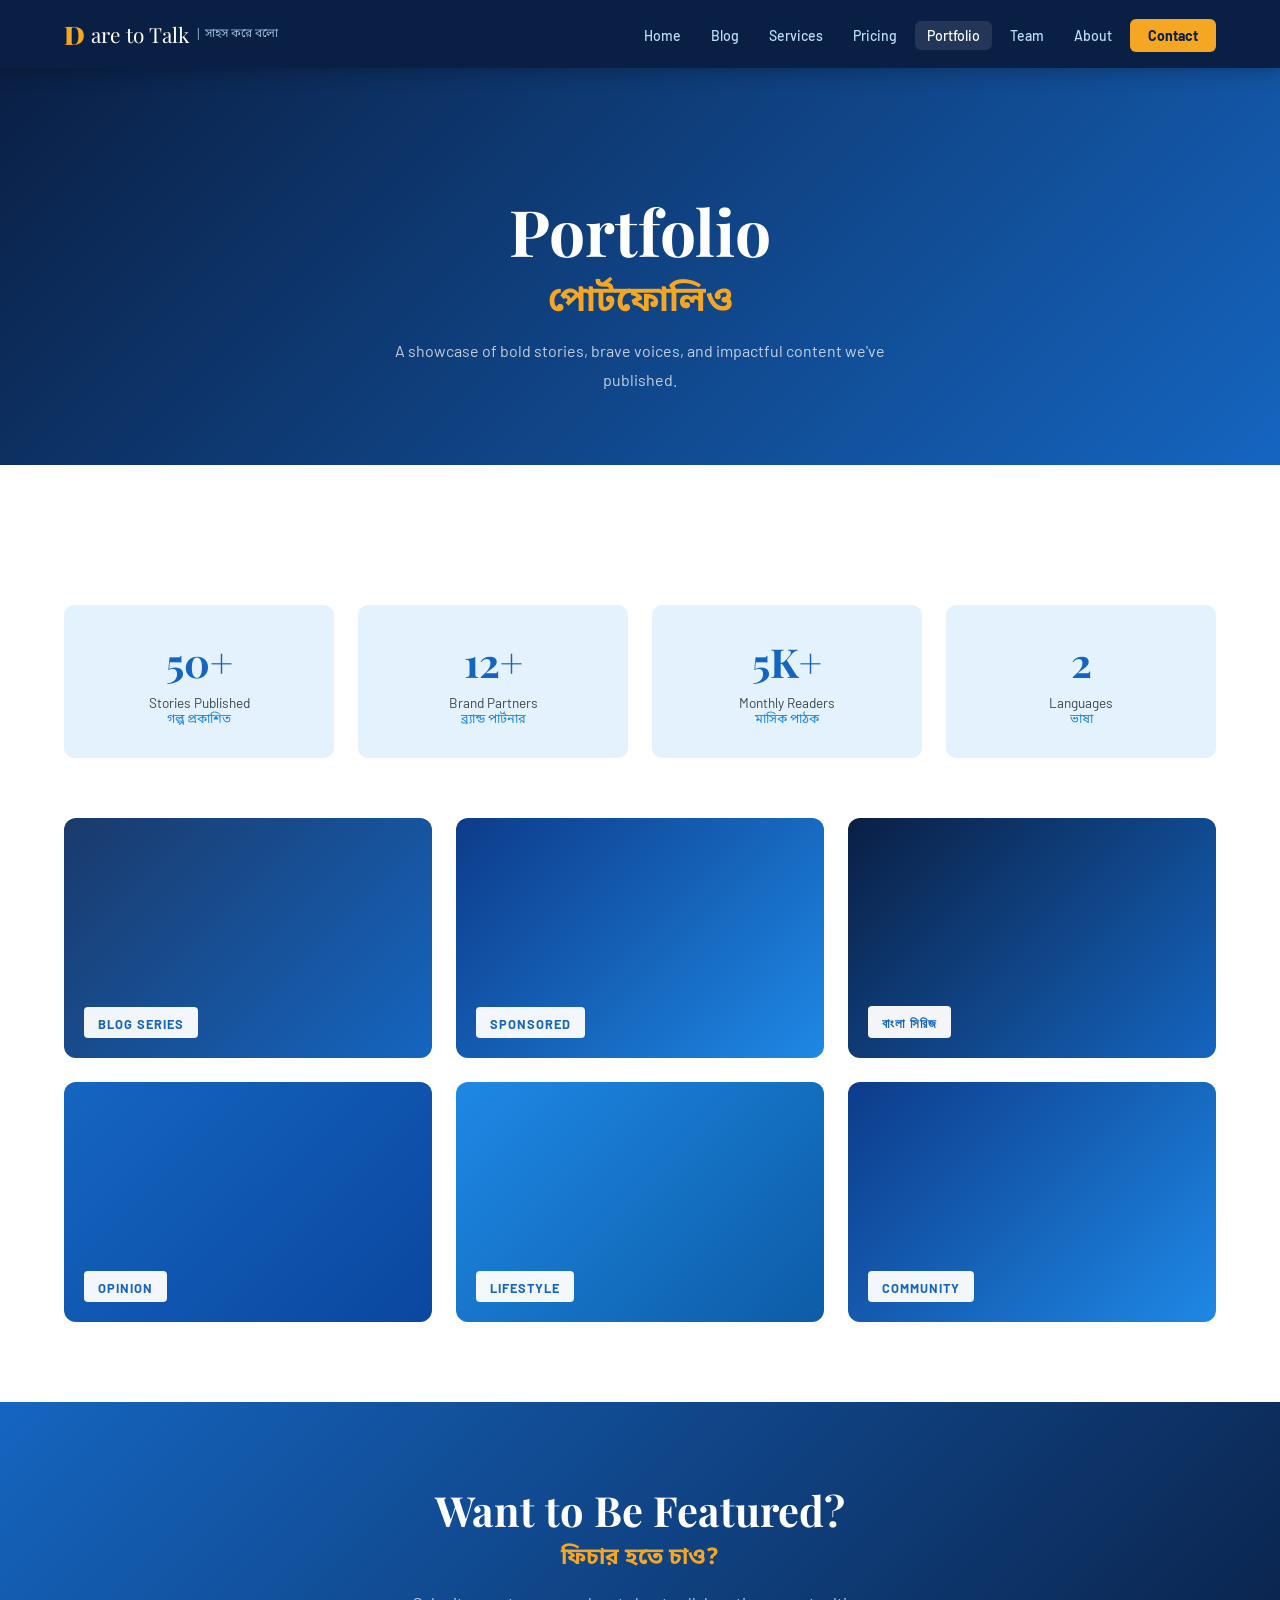
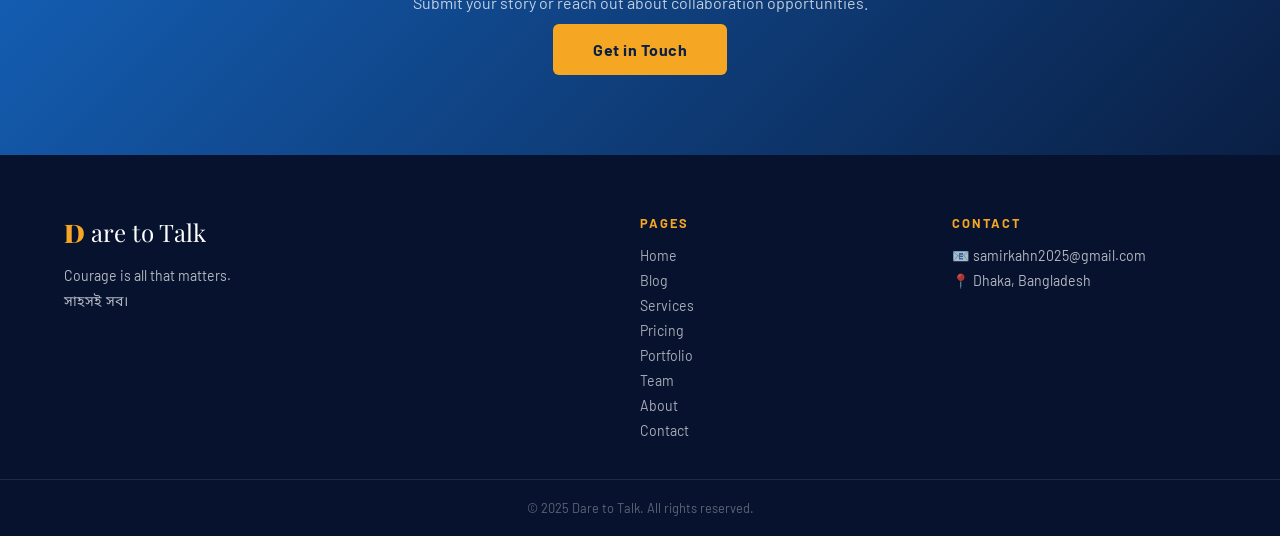
<file: pages/portfolio.html>
<!DOCTYPE html>
<html lang="en">
<head>
  <meta charset="UTF-8"/>
  <meta name="viewport" content="width=device-width, initial-scale=1.0"/>
  <title>Portfolio — Dare to Talk</title>
  <link rel="stylesheet" href="../css/style.css"/>
  <link href="https://fonts.googleapis.com/css2?family=Playfair+Display:ital,wght@0,700;0,900;1,700&family=Barlow:wght@300;400;600&family=Noto+Sans+Bengali:wght@400;700&display=swap" rel="stylesheet"/>
  <style>
    .portfolio-grid { display:grid; grid-template-columns:repeat(auto-fill,minmax(300px,1fr)); gap:24px; }
    .portfolio-item { border-radius:12px; overflow:hidden; position:relative; cursor:pointer; }
    .portfolio-img { height:240px; display:flex; align-items:flex-end; padding:20px; position:relative; }
    .portfolio-overlay { position:absolute; inset:0; background:rgba(10,31,68,.6); opacity:0; transition:.3s; display:flex; flex-direction:column; align-items:center; justify-content:center; text-align:center; padding:24px; }
    .portfolio-item:hover .portfolio-overlay { opacity:1; }
    .portfolio-overlay h3 { font-family:var(--ff-display); color:#fff; font-size:1.2rem; margin-bottom:8px; }
    .portfolio-overlay p { color:rgba(255,255,255,.8); font-size:.85rem; }
    .portfolio-label { position:relative; z-index:1; background:rgba(255,255,255,.95); display:inline-block; padding:6px 14px; border-radius:4px; }
    .portfolio-label span { font-weight:700; font-size:.8rem; color:var(--blue-mid); letter-spacing:1px; text-transform:uppercase; }
    .stats { display:grid; grid-template-columns:repeat(4,1fr); gap:24px; margin:60px 0; }
    .stat { text-align:center; padding:30px 20px; background:var(--blue-pale); border-radius:10px; }
    .stat-num { font-family:var(--ff-display); font-size:2.5rem; font-weight:700; color:var(--blue-mid); }
    .stat-label { font-size:.85rem; color:var(--text-mid); margin-top:6px; }
    .stat-bn { font-family:var(--ff-bn); font-size:.8rem; color:var(--blue-bright); }
    @media(max-width:600px){ .stats{grid-template-columns:1fr 1fr;} }
  </style>
</head>
<body>
  <nav class="navbar" id="navbar">
    <div class="nav-logo"><span class="logo-d">D</span><span class="logo-rest">are to Talk</span><span class="logo-bn">| সাহস করে বলো</span></div>
    <button class="hamburger" id="hamburger"><span></span><span></span><span></span></button>
    <ul class="nav-links" id="navLinks">
      <li><a href="../index.html">Home</a></li>
      <li><a href="blog.html">Blog</a></li>
      <li><a href="services.html">Services</a></li>
      <li><a href="pricing.html">Pricing</a></li>
      <li><a href="portfolio.html" class="active">Portfolio</a></li>
      <li><a href="team.html">Team</a></li>
      <li><a href="about.html">About</a></li>
      <li><a href="contact.html" class="nav-cta">Contact</a></li>
    </ul>
  </nav>

  <div class="page-hero">
    <h1>Portfolio <span class="bn">পোর্টফোলিও</span></h1>
    <p>A showcase of bold stories, brave voices, and impactful content we've published.</p>
  </div>

  <section class="section">
    <div class="stats">
      <div class="stat"><div class="stat-num">50+</div><div class="stat-label">Stories Published</div><div class="stat-bn">গল্প প্রকাশিত</div></div>
      <div class="stat"><div class="stat-num">12+</div><div class="stat-label">Brand Partners</div><div class="stat-bn">ব্র্যান্ড পার্টনার</div></div>
      <div class="stat"><div class="stat-num">5K+</div><div class="stat-label">Monthly Readers</div><div class="stat-bn">মাসিক পাঠক</div></div>
      <div class="stat"><div class="stat-num">2</div><div class="stat-label">Languages</div><div class="stat-bn">ভাষা</div></div>
    </div>

    <div class="portfolio-grid">
      <div class="portfolio-item">
        <div class="portfolio-img" style="background:linear-gradient(135deg,#1a3a6b,#1565c0)">
          <div class="portfolio-overlay"><h3>Courage Campaign 2024</h3><p>A series of 10 bold personal stories from Bangladesh</p></div>
          <div class="portfolio-label"><span>Blog Series</span></div>
        </div>
      </div>
      <div class="portfolio-item">
        <div class="portfolio-img" style="background:linear-gradient(135deg,#0d3b8a,#1e88e5)">
          <div class="portfolio-overlay"><h3>Brand Collab — StyleBD</h3><p>Sponsored lifestyle feature reaching 3,000+ readers</p></div>
          <div class="portfolio-label"><span>Sponsored</span></div>
        </div>
      </div>
      <div class="portfolio-item">
        <div class="portfolio-img" style="background:linear-gradient(135deg,#0a1f44,#1565c0)">
          <div class="portfolio-overlay"><h3>সাহসের কণ্ঠ Series</h3><p>Bengali-language personal expression series</p></div>
          <div class="portfolio-label"><span>বাংলা সিরিজ</span></div>
        </div>
      </div>
      <div class="portfolio-item">
        <div class="portfolio-img" style="background:linear-gradient(135deg,#1565c0,#0a47a0)">
          <div class="portfolio-overlay"><h3>Opinion Week</h3><p>7-day opinion feature attracting 25+ contributors</p></div>
          <div class="portfolio-label"><span>Opinion</span></div>
        </div>
      </div>
      <div class="portfolio-item">
        <div class="portfolio-img" style="background:linear-gradient(135deg,#1e88e5,#0d5ca6)">
          <div class="portfolio-overlay"><h3>Lifestyle Guide 2025</h3><p>Comprehensive lifestyle content package for spring</p></div>
          <div class="portfolio-label"><span>Lifestyle</span></div>
        </div>
      </div>
      <div class="portfolio-item">
        <div class="portfolio-img" style="background:linear-gradient(135deg,#0d3b8a,#1e88e5)">
          <div class="portfolio-overlay"><h3>Youth Voices</h3><p>Platform for young Bangladeshi writers to debut</p></div>
          <div class="portfolio-label"><span>Community</span></div>
        </div>
      </div>
    </div>
  </section>

  <section class="cta-section">
    <div class="cta-inner">
      <h2>Want to Be Featured? <span class="bn">ফিচার হতে চাও?</span></h2>
      <p>Submit your story or reach out about collaboration opportunities.</p>
      <a href="contact.html" class="btn-primary">Get in Touch</a>
    </div>
  </section>

  <footer class="footer">
    <div class="footer-top">
      <div class="footer-brand"><span class="nav-logo"><span class="logo-d">D</span><span class="logo-rest">are to Talk</span></span><p>Courage is all that matters.<br><span class="bn">সাহসই সব।</span></p></div>
      <div class="footer-links"><h5>Pages</h5><a href="../index.html">Home</a><a href="blog.html">Blog</a><a href="services.html">Services</a><a href="pricing.html">Pricing</a><a href="portfolio.html">Portfolio</a><a href="team.html">Team</a><a href="about.html">About</a><a href="contact.html">Contact</a></div>
      <div class="footer-contact"><h5>Contact</h5><p>📧 samirkahn2025@gmail.com</p><p>📍 Dhaka, Bangladesh</p></div>
    </div>
    <div class="footer-bottom"><p>© 2025 Dare to Talk. All rights reserved.</p></div>
  </footer>
  <script src="../js/main.js"></script>
</body>
</html>
</file>
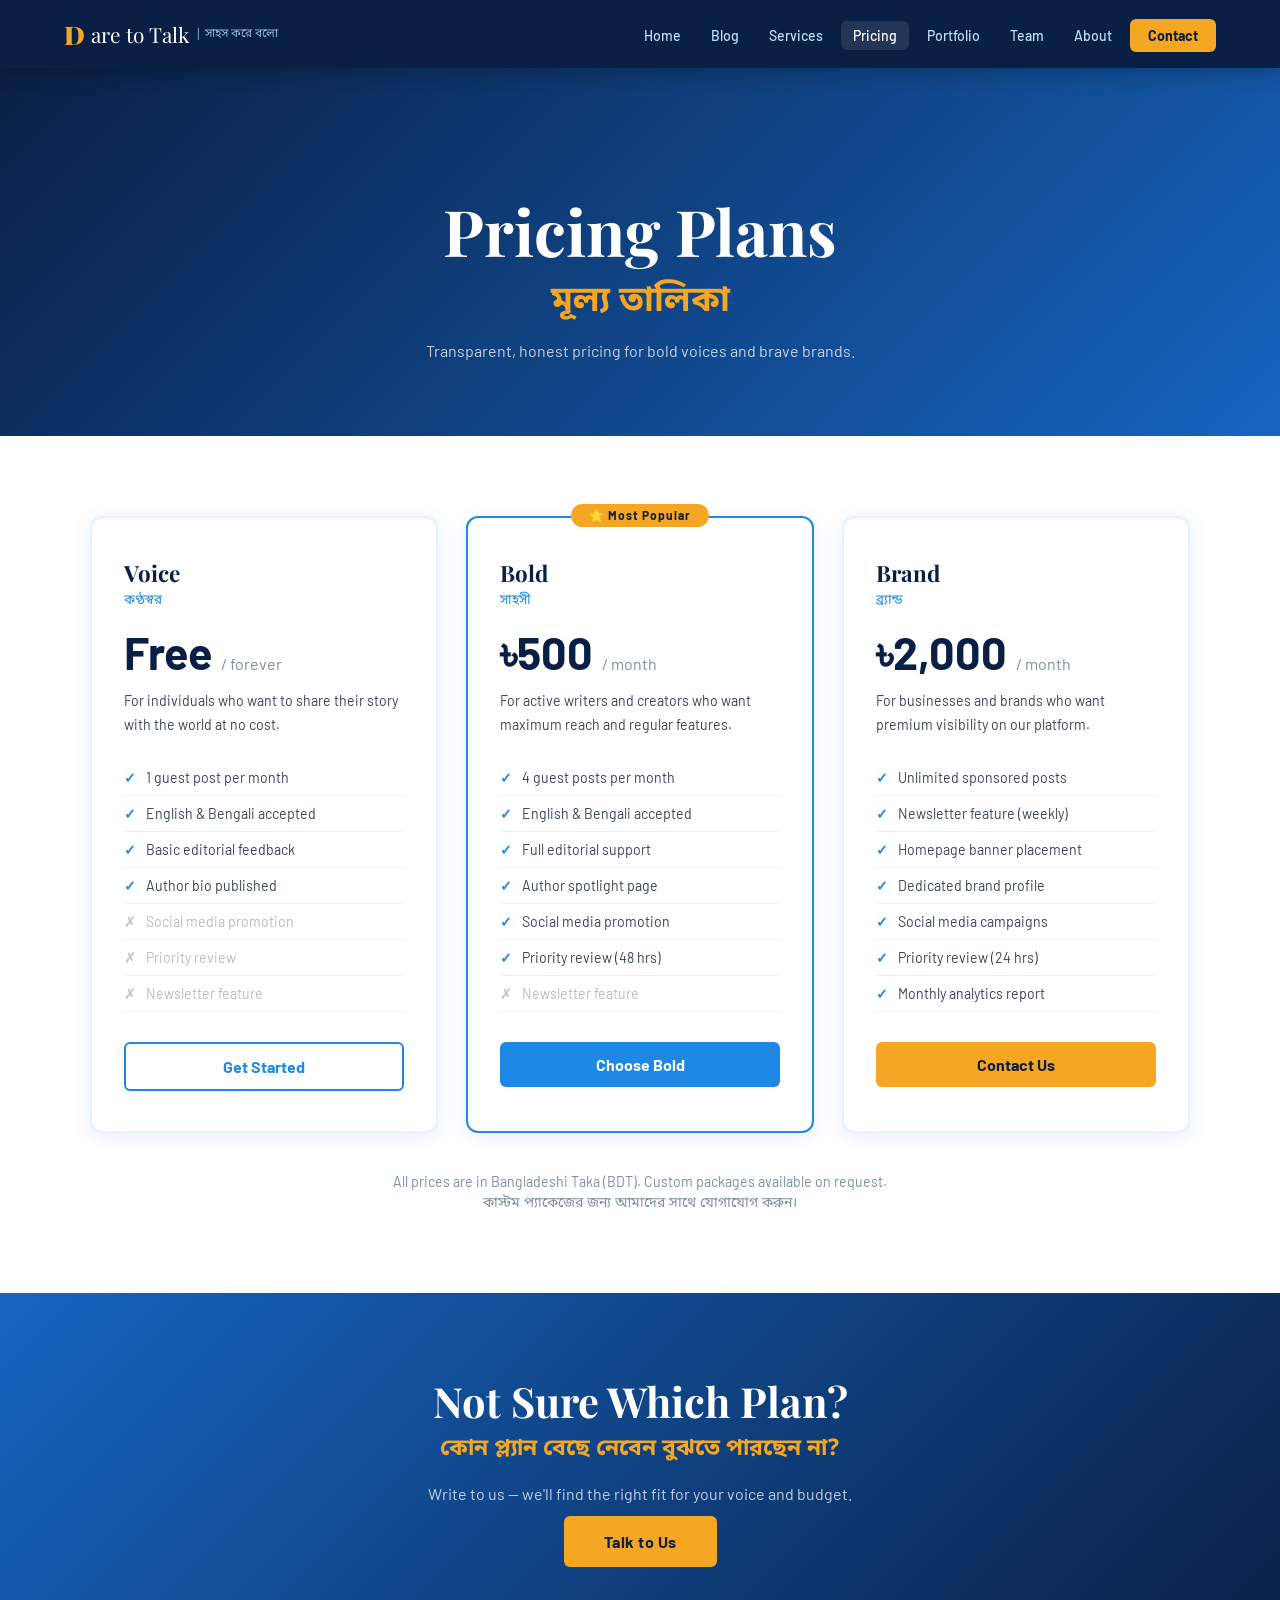
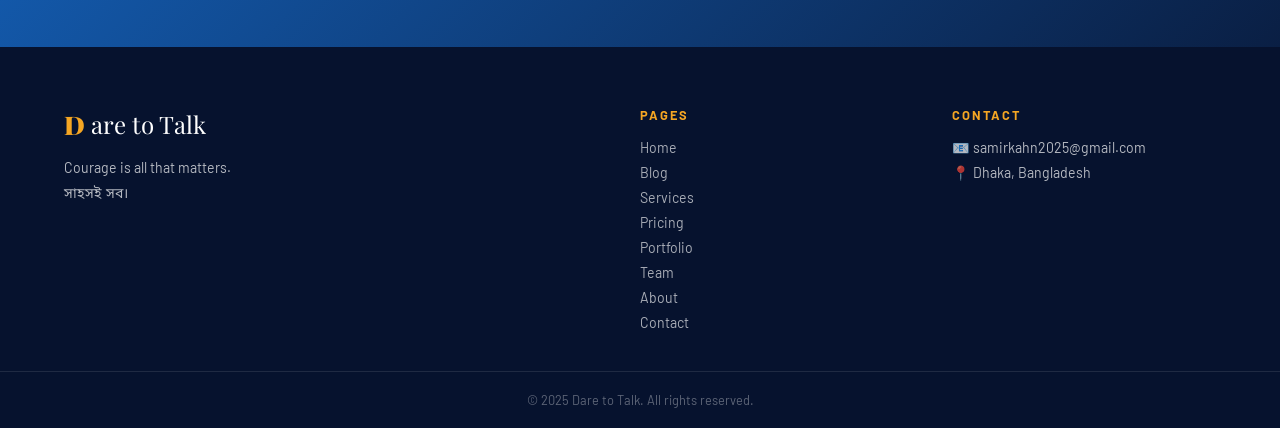
<file: pages/pricing.html>
<!DOCTYPE html>
<html lang="en">
<head>
  <meta charset="UTF-8"/>
  <meta name="viewport" content="width=device-width, initial-scale=1.0"/>
  <title>Pricing — Dare to Talk</title>
  <link rel="stylesheet" href="../css/style.css"/>
  <link href="https://fonts.googleapis.com/css2?family=Playfair+Display:ital,wght@0,700;0,900;1,700&family=Barlow:wght@300;400;600&family=Noto+Sans+Bengali:wght@400;700&display=swap" rel="stylesheet"/>
  <style>
    .pricing-grid { display:grid; grid-template-columns:repeat(auto-fit,minmax(280px,1fr)); gap:28px; max-width:1100px; margin:0 auto; }
    .pricing-card { background:#fff; border-radius:12px; padding:40px 32px; box-shadow:0 4px 20px rgba(21,101,192,.1); border:2px solid var(--blue-pale); position:relative; transition:.25s; }
    .pricing-card:hover { transform:translateY(-6px); box-shadow:0 14px 36px rgba(21,101,192,.2); }
    .pricing-card.popular { border-color:var(--blue-bright); }
    .popular-badge { position:absolute; top:-14px; left:50%; transform:translateX(-50%); background:var(--gold); color:var(--blue-deep); font-size:.75rem; font-weight:700; padding:4px 18px; border-radius:20px; letter-spacing:1px; white-space:nowrap; }
    .plan-name { font-family:var(--ff-display); font-size:1.4rem; color:var(--blue-deep); margin-bottom:4px; }
    .plan-bn { font-family:var(--ff-bn); color:var(--blue-bright); font-size:.85rem; margin-bottom:20px; display:block; }
    .plan-price { font-size:2.8rem; font-weight:700; color:var(--blue-deep); line-height:1; }
    .plan-price span { font-size:1rem; font-weight:400; color:var(--text-light); }
    .plan-desc { color:var(--text-mid); font-size:.88rem; margin:14px 0 24px; line-height:1.7; }
    .plan-features { list-style:none; margin-bottom:30px; }
    .plan-features li { padding:9px 0; border-bottom:1px solid var(--blue-pale); font-size:.88rem; color:var(--text-mid); display:flex; gap:10px; }
    .plan-features li::before { content:"✓"; color:var(--blue-bright); font-weight:700; flex-shrink:0; }
    .plan-features li.no::before { content:"✗"; color:#ccc; }
    .plan-features li.no { color:#bbb; }
    .plan-btn { display:block; text-align:center; padding:13px; border-radius:var(--radius); font-weight:700; text-decoration:none; transition:.2s; }
    .plan-btn-outline { border:2px solid var(--blue-bright); color:var(--blue-bright); }
    .plan-btn-outline:hover { background:var(--blue-bright); color:#fff; }
    .plan-btn-solid { background:var(--blue-bright); color:#fff; }
    .plan-btn-solid:hover { background:var(--blue-deep); }
    .plan-btn-gold { background:var(--gold); color:var(--blue-deep); }
    .plan-btn-gold:hover { background:#e6951a; }
    .pricing-note { text-align:center; margin-top:40px; color:var(--text-light); font-size:.88rem; }
    .pricing-note .bn { font-family:var(--ff-bn); display:block; margin-top:4px; }
  </style>
</head>
<body>
  <nav class="navbar" id="navbar">
    <div class="nav-logo"><span class="logo-d">D</span><span class="logo-rest">are to Talk</span><span class="logo-bn">| সাহস করে বলো</span></div>
    <button class="hamburger" id="hamburger"><span></span><span></span><span></span></button>
    <ul class="nav-links" id="navLinks">
      <li><a href="../index.html">Home</a></li>
      <li><a href="blog.html">Blog</a></li>
      <li><a href="services.html">Services</a></li>
      <li><a href="pricing.html" class="active">Pricing</a></li>
      <li><a href="portfolio.html">Portfolio</a></li>
      <li><a href="team.html">Team</a></li>
      <li><a href="about.html">About</a></li>
      <li><a href="contact.html" class="nav-cta">Contact</a></li>
    </ul>
  </nav>

  <div class="page-hero">
    <h1>Pricing Plans <span class="bn">মূল্য তালিকা</span></h1>
    <p>Transparent, honest pricing for bold voices and brave brands.</p>
  </div>

  <section class="section">
    <div class="pricing-grid">

      <!-- Free -->
      <div class="pricing-card">
        <h3 class="plan-name">Voice</h3>
        <span class="plan-bn">কণ্ঠস্বর</span>
        <div class="plan-price">Free <span>/ forever</span></div>
        <p class="plan-desc">For individuals who want to share their story with the world at no cost.</p>
        <ul class="plan-features">
          <li>1 guest post per month</li>
          <li>English & Bengali accepted</li>
          <li>Basic editorial feedback</li>
          <li>Author bio published</li>
          <li class="no">Social media promotion</li>
          <li class="no">Priority review</li>
          <li class="no">Newsletter feature</li>
        </ul>
        <a href="contact.html" class="plan-btn plan-btn-outline">Get Started</a>
      </div>

      <!-- Popular -->
      <div class="pricing-card popular">
        <div class="popular-badge">⭐ Most Popular</div>
        <h3 class="plan-name">Bold</h3>
        <span class="plan-bn">সাহসী</span>
        <div class="plan-price">৳500 <span>/ month</span></div>
        <p class="plan-desc">For active writers and creators who want maximum reach and regular features.</p>
        <ul class="plan-features">
          <li>4 guest posts per month</li>
          <li>English & Bengali accepted</li>
          <li>Full editorial support</li>
          <li>Author spotlight page</li>
          <li>Social media promotion</li>
          <li>Priority review (48 hrs)</li>
          <li class="no">Newsletter feature</li>
        </ul>
        <a href="contact.html" class="plan-btn plan-btn-solid">Choose Bold</a>
      </div>

      <!-- Brand -->
      <div class="pricing-card">
        <h3 class="plan-name">Brand</h3>
        <span class="plan-bn">ব্র্যান্ড</span>
        <div class="plan-price">৳2,000 <span>/ month</span></div>
        <p class="plan-desc">For businesses and brands who want premium visibility on our platform.</p>
        <ul class="plan-features">
          <li>Unlimited sponsored posts</li>
          <li>Newsletter feature (weekly)</li>
          <li>Homepage banner placement</li>
          <li>Dedicated brand profile</li>
          <li>Social media campaigns</li>
          <li>Priority review (24 hrs)</li>
          <li>Monthly analytics report</li>
        </ul>
        <a href="contact.html" class="plan-btn plan-btn-gold">Contact Us</a>
      </div>

    </div>
    <p class="pricing-note">
      All prices are in Bangladeshi Taka (BDT). Custom packages available on request.
      <span class="bn">কাস্টম প্যাকেজের জন্য আমাদের সাথে যোগাযোগ করুন।</span>
    </p>
  </section>

  <section class="cta-section">
    <div class="cta-inner">
      <h2>Not Sure Which Plan? <span class="bn">কোন প্ল্যান বেছে নেবেন বুঝতে পারছেন না?</span></h2>
      <p>Write to us — we'll find the right fit for your voice and budget.</p>
      <a href="contact.html" class="btn-primary">Talk to Us</a>
    </div>
  </section>

  <footer class="footer">
    <div class="footer-top">
      <div class="footer-brand"><span class="nav-logo"><span class="logo-d">D</span><span class="logo-rest">are to Talk</span></span><p>Courage is all that matters.<br><span class="bn">সাহসই সব।</span></p></div>
      <div class="footer-links"><h5>Pages</h5><a href="../index.html">Home</a><a href="blog.html">Blog</a><a href="services.html">Services</a><a href="pricing.html">Pricing</a><a href="portfolio.html">Portfolio</a><a href="team.html">Team</a><a href="about.html">About</a><a href="contact.html">Contact</a></div>
      <div class="footer-contact"><h5>Contact</h5><p>📧 samirkahn2025@gmail.com</p><p>📍 Dhaka, Bangladesh</p></div>
    </div>
    <div class="footer-bottom"><p>© 2025 Dare to Talk. All rights reserved.</p></div>
  </footer>
  <script src="../js/main.js"></script>
</body>
</html>
</file>
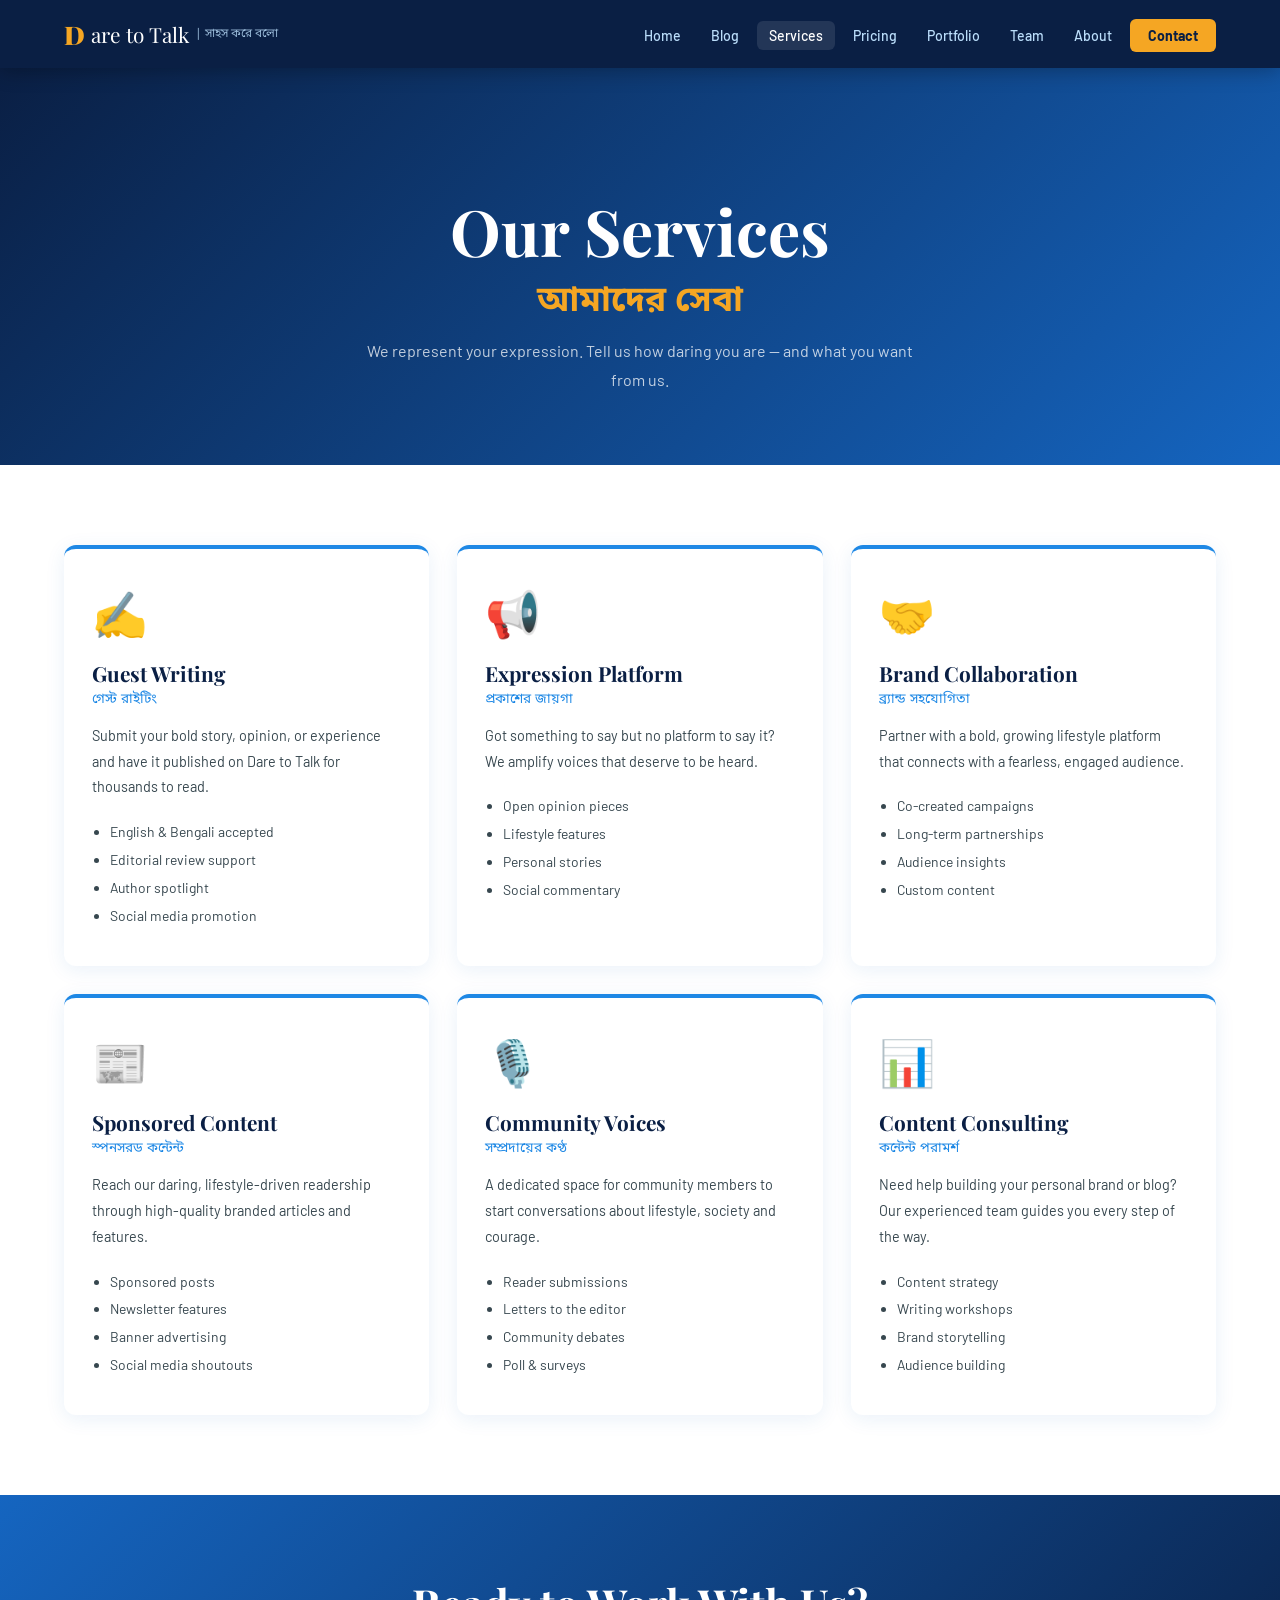
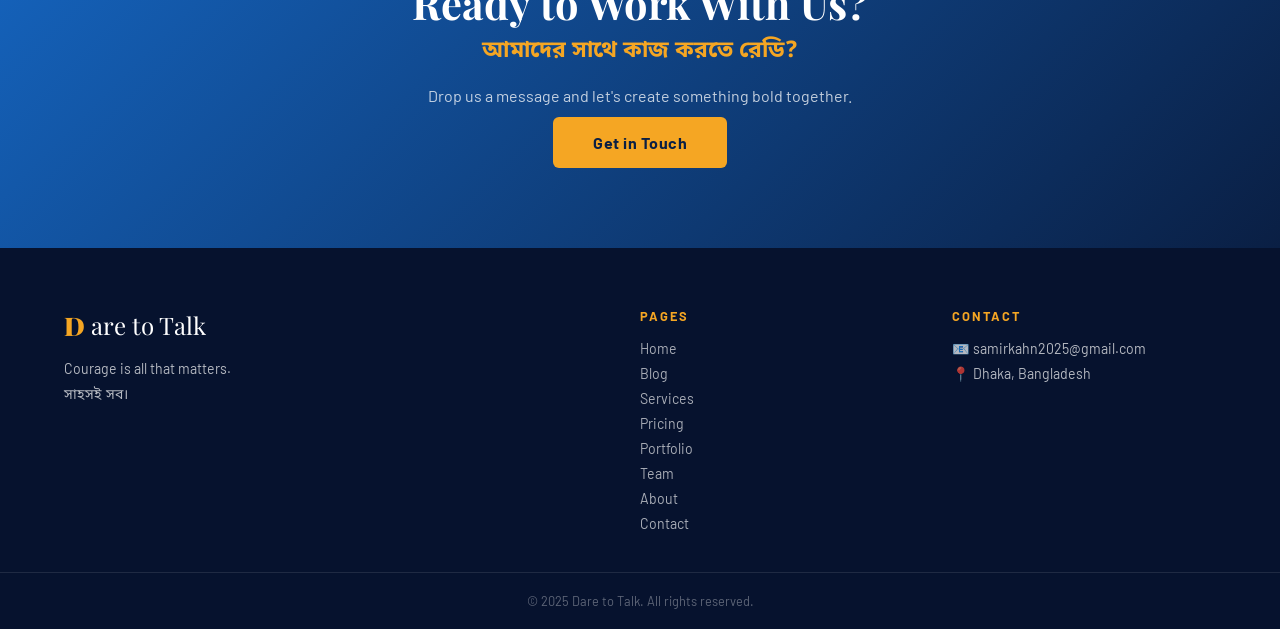
<file: pages/services.html>
<!DOCTYPE html>
<html lang="en">
<head>
  <meta charset="UTF-8"/>
  <meta name="viewport" content="width=device-width, initial-scale=1.0"/>
  <title>Services — Dare to Talk</title>
  <link rel="stylesheet" href="../css/style.css"/>
  <link href="https://fonts.googleapis.com/css2?family=Playfair+Display:ital,wght@0,700;0,900;1,700&family=Barlow:wght@300;400;600&family=Noto+Sans+Bengali:wght@400;700&display=swap" rel="stylesheet"/>
  <style>
    .services-full { display:grid; grid-template-columns:repeat(auto-fit,minmax(280px,1fr)); gap:28px; }
    .svc { background:#fff; border-radius:12px; padding:36px 28px; box-shadow:0 4px 20px rgba(21,101,192,.09); border-top:4px solid var(--blue-bright); transition:.25s; }
    .svc:hover { transform:translateY(-5px); box-shadow:0 12px 32px rgba(21,101,192,.18); }
    .svc-icon { font-size:2.8rem; margin-bottom:18px; }
    .svc h3 { font-family:var(--ff-display); font-size:1.3rem; color:var(--blue-deep); margin-bottom:4px; }
    .svc .bn { font-family:var(--ff-bn); color:var(--blue-bright); font-size:.85rem; margin-bottom:14px; display:block; }
    .svc p { color:var(--text-mid); font-size:.9rem; line-height:1.8; margin-bottom:18px; }
    .svc ul { padding-left:18px; color:var(--text-mid); font-size:.87rem; line-height:2; }
  </style>
</head>
<body>
  <nav class="navbar" id="navbar">
    <div class="nav-logo"><span class="logo-d">D</span><span class="logo-rest">are to Talk</span><span class="logo-bn">| সাহস করে বলো</span></div>
    <button class="hamburger" id="hamburger"><span></span><span></span><span></span></button>
    <ul class="nav-links" id="navLinks">
      <li><a href="../index.html">Home</a></li>
      <li><a href="blog.html">Blog</a></li>
      <li><a href="services.html" class="active">Services</a></li>
      <li><a href="pricing.html">Pricing</a></li>
      <li><a href="portfolio.html">Portfolio</a></li>
      <li><a href="team.html">Team</a></li>
      <li><a href="about.html">About</a></li>
      <li><a href="contact.html" class="nav-cta">Contact</a></li>
    </ul>
  </nav>

  <div class="page-hero">
    <h1>Our Services <span class="bn">আমাদের সেবা</span></h1>
    <p>We represent your expression. Tell us how daring you are — and what you want from us.</p>
  </div>

  <section class="section">
    <div class="services-full">
      <div class="svc">
        <div class="svc-icon">✍️</div>
        <h3>Guest Writing</h3>
        <span class="bn">গেস্ট রাইটিং</span>
        <p>Submit your bold story, opinion, or experience and have it published on Dare to Talk for thousands to read.</p>
        <ul>
          <li>English & Bengali accepted</li>
          <li>Editorial review support</li>
          <li>Author spotlight</li>
          <li>Social media promotion</li>
        </ul>
      </div>
      <div class="svc">
        <div class="svc-icon">📢</div>
        <h3>Expression Platform</h3>
        <span class="bn">প্রকাশের জায়গা</span>
        <p>Got something to say but no platform to say it? We amplify voices that deserve to be heard.</p>
        <ul>
          <li>Open opinion pieces</li>
          <li>Lifestyle features</li>
          <li>Personal stories</li>
          <li>Social commentary</li>
        </ul>
      </div>
      <div class="svc">
        <div class="svc-icon">🤝</div>
        <h3>Brand Collaboration</h3>
        <span class="bn">ব্র্যান্ড সহযোগিতা</span>
        <p>Partner with a bold, growing lifestyle platform that connects with a fearless, engaged audience.</p>
        <ul>
          <li>Co-created campaigns</li>
          <li>Long-term partnerships</li>
          <li>Audience insights</li>
          <li>Custom content</li>
        </ul>
      </div>
      <div class="svc">
        <div class="svc-icon">📰</div>
        <h3>Sponsored Content</h3>
        <span class="bn">স্পনসরড কন্টেন্ট</span>
        <p>Reach our daring, lifestyle-driven readership through high-quality branded articles and features.</p>
        <ul>
          <li>Sponsored posts</li>
          <li>Newsletter features</li>
          <li>Banner advertising</li>
          <li>Social media shoutouts</li>
        </ul>
      </div>
      <div class="svc">
        <div class="svc-icon">🎙️</div>
        <h3>Community Voices</h3>
        <span class="bn">সম্প্রদায়ের কণ্ঠ</span>
        <p>A dedicated space for community members to start conversations about lifestyle, society and courage.</p>
        <ul>
          <li>Reader submissions</li>
          <li>Letters to the editor</li>
          <li>Community debates</li>
          <li>Poll & surveys</li>
        </ul>
      </div>
      <div class="svc">
        <div class="svc-icon">📊</div>
        <h3>Content Consulting</h3>
        <span class="bn">কন্টেন্ট পরামর্শ</span>
        <p>Need help building your personal brand or blog? Our experienced team guides you every step of the way.</p>
        <ul>
          <li>Content strategy</li>
          <li>Writing workshops</li>
          <li>Brand storytelling</li>
          <li>Audience building</li>
        </ul>
      </div>
    </div>
  </section>

  <section class="cta-section">
    <div class="cta-inner">
      <h2>Ready to Work With Us? <span class="bn">আমাদের সাথে কাজ করতে রেডি?</span></h2>
      <p>Drop us a message and let's create something bold together.</p>
      <a href="contact.html" class="btn-primary">Get in Touch</a>
    </div>
  </section>

  <footer class="footer">
    <div class="footer-top">
      <div class="footer-brand"><span class="nav-logo"><span class="logo-d">D</span><span class="logo-rest">are to Talk</span></span><p>Courage is all that matters.<br><span class="bn">সাহসই সব।</span></p></div>
      <div class="footer-links"><h5>Pages</h5><a href="../index.html">Home</a><a href="blog.html">Blog</a><a href="services.html">Services</a><a href="pricing.html">Pricing</a><a href="portfolio.html">Portfolio</a><a href="team.html">Team</a><a href="about.html">About</a><a href="contact.html">Contact</a></div>
      <div class="footer-contact"><h5>Contact</h5><p>📧 samirkahn2025@gmail.com</p><p>📍 Dhaka, Bangladesh</p></div>
    </div>
    <div class="footer-bottom"><p>© 2025 Dare to Talk. All rights reserved.</p></div>
  </footer>
  <script src="../js/main.js"></script>
</body>
</html>
</file>
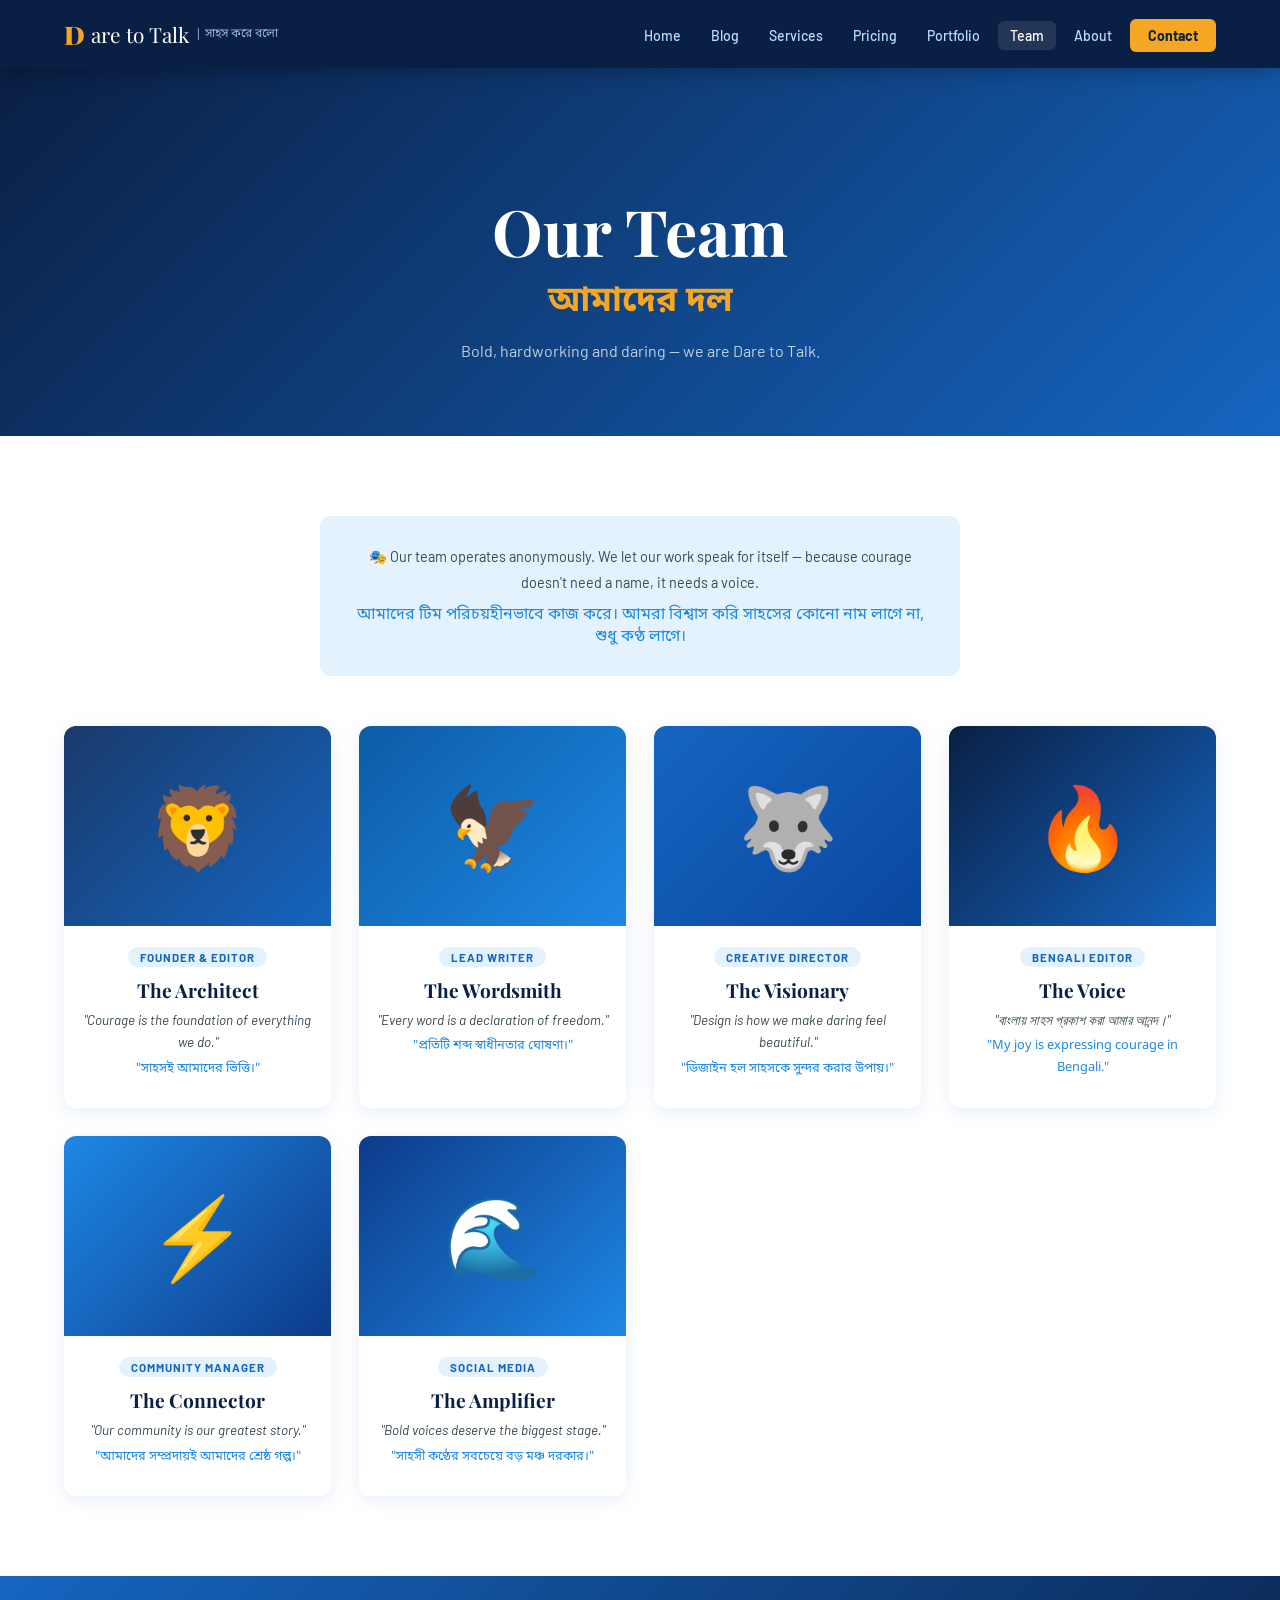
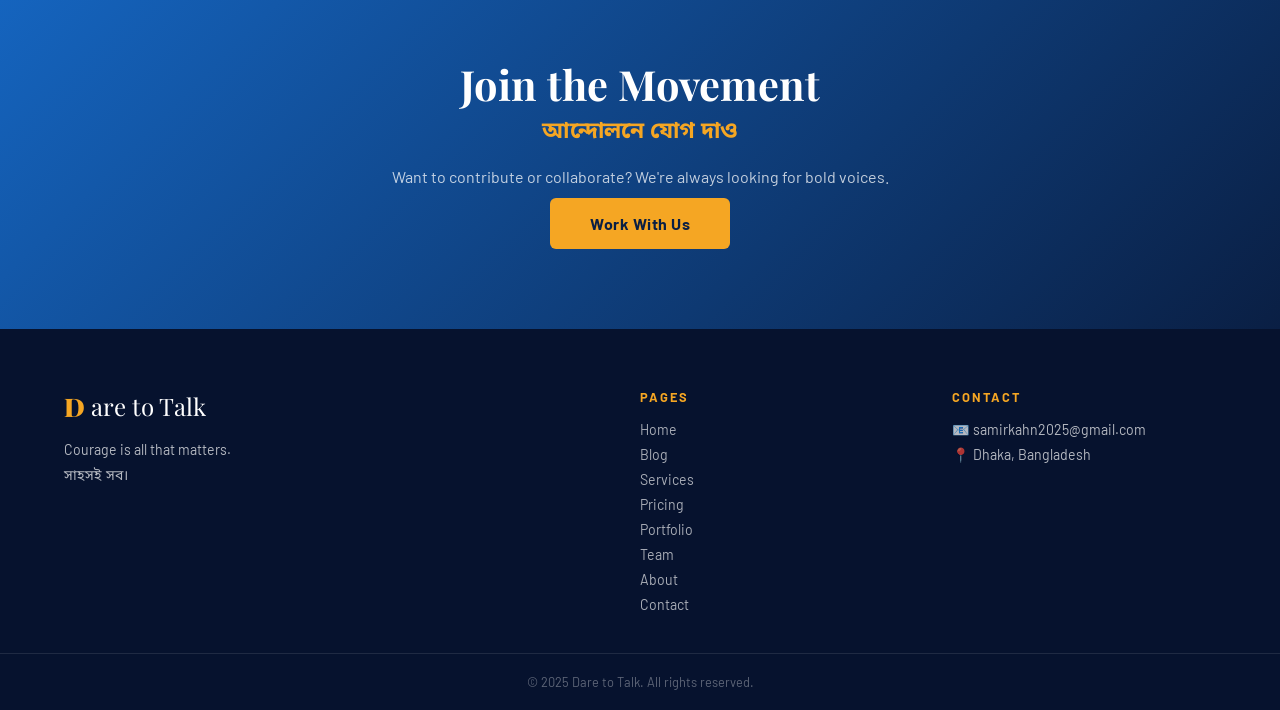
<file: pages/team.html>
<!DOCTYPE html>
<html lang="en">
<head>
  <meta charset="UTF-8"/>
  <meta name="viewport" content="width=device-width, initial-scale=1.0"/>
  <title>Team — Dare to Talk</title>
  <link rel="stylesheet" href="../css/style.css"/>
  <link href="https://fonts.googleapis.com/css2?family=Playfair+Display:ital,wght@0,700;0,900;1,700&family=Barlow:wght@300;400;600&family=Noto+Sans+Bengali:wght@400;700&display=swap" rel="stylesheet"/>
  <style>
    .team-grid { display:grid; grid-template-columns:repeat(auto-fill,minmax(240px,1fr)); gap:28px; }
    .team-card { background:#fff; border-radius:12px; overflow:hidden; box-shadow:0 4px 18px rgba(21,101,192,.1); transition:.25s; text-align:center; }
    .team-card:hover { transform:translateY(-6px); box-shadow:0 14px 36px rgba(21,101,192,.2); }
    .team-avatar { width:100%; height:200px; display:flex; align-items:center; justify-content:center; font-size:5rem; }
    .team-info { padding:20px 18px 28px; }
    .team-role { display:inline-block; background:var(--blue-pale); color:var(--blue-mid); font-size:.72rem; font-weight:700; padding:3px 12px; border-radius:20px; text-transform:uppercase; letter-spacing:1px; margin-bottom:10px; }
    .team-name { font-family:var(--ff-display); font-size:1.2rem; color:var(--blue-deep); margin-bottom:6px; }
    .team-quote { font-size:.84rem; color:var(--text-mid); line-height:1.7; font-style:italic; }
    .team-quote .bn { font-family:var(--ff-bn); font-style:normal; display:block; margin-top:4px; font-size:.8rem; color:var(--blue-bright); }
    .anon-note { text-align:center; background:var(--blue-pale); border-radius:10px; padding:28px; max-width:640px; margin:0 auto 50px; }
    .anon-note p { color:var(--text-mid); font-size:.9rem; line-height:1.8; }
    .anon-note .bn { font-family:var(--ff-bn); display:block; margin-top:8px; color:var(--blue-bright); }
  </style>
</head>
<body>
  <nav class="navbar" id="navbar">
    <div class="nav-logo"><span class="logo-d">D</span><span class="logo-rest">are to Talk</span><span class="logo-bn">| সাহস করে বলো</span></div>
    <button class="hamburger" id="hamburger"><span></span><span></span><span></span></button>
    <ul class="nav-links" id="navLinks">
      <li><a href="../index.html">Home</a></li>
      <li><a href="blog.html">Blog</a></li>
      <li><a href="services.html">Services</a></li>
      <li><a href="pricing.html">Pricing</a></li>
      <li><a href="portfolio.html">Portfolio</a></li>
      <li><a href="team.html" class="active">Team</a></li>
      <li><a href="about.html">About</a></li>
      <li><a href="contact.html" class="nav-cta">Contact</a></li>
    </ul>
  </nav>

  <div class="page-hero">
    <h1>Our Team <span class="bn">আমাদের দল</span></h1>
    <p>Bold, hardworking and daring — we are Dare to Talk.</p>
  </div>

  <section class="section">
    <div class="anon-note">
      <p>🎭 Our team operates anonymously. We let our work speak for itself — because courage doesn't need a name, it needs a voice.</p>
      <span class="bn">আমাদের টিম পরিচয়হীনভাবে কাজ করে। আমরা বিশ্বাস করি সাহসের কোনো নাম লাগে না, শুধু কণ্ঠ লাগে।</span>
    </div>

    <div class="team-grid">
      <div class="team-card">
        <div class="team-avatar" style="background:linear-gradient(135deg,#1a3a6b,#1565c0)">🦁</div>
        <div class="team-info">
          <span class="team-role">Founder & Editor</span>
          <h3 class="team-name">The Architect</h3>
          <p class="team-quote">"Courage is the foundation of everything we do."<span class="bn">"সাহসই আমাদের ভিত্তি।"</span></p>
        </div>
      </div>
      <div class="team-card">
        <div class="team-avatar" style="background:linear-gradient(135deg,#0d5ca6,#1e88e5)">🦅</div>
        <div class="team-info">
          <span class="team-role">Lead Writer</span>
          <h3 class="team-name">The Wordsmith</h3>
          <p class="team-quote">"Every word is a declaration of freedom."<span class="bn">"প্রতিটি শব্দ স্বাধীনতার ঘোষণা।"</span></p>
        </div>
      </div>
      <div class="team-card">
        <div class="team-avatar" style="background:linear-gradient(135deg,#1565c0,#0a47a0)">🐺</div>
        <div class="team-info">
          <span class="team-role">Creative Director</span>
          <h3 class="team-name">The Visionary</h3>
          <p class="team-quote">"Design is how we make daring feel beautiful."<span class="bn">"ডিজাইন হল সাহসকে সুন্দর করার উপায়।"</span></p>
        </div>
      </div>
      <div class="team-card">
        <div class="team-avatar" style="background:linear-gradient(135deg,#0a1f44,#1565c0)">🔥</div>
        <div class="team-info">
          <span class="team-role">Bengali Editor</span>
          <h3 class="team-name">The Voice</h3>
          <p class="team-quote">"বাংলায় সাহস প্রকাশ করা আমার আনন্দ।"<span class="bn">"My joy is expressing courage in Bengali."</span></p>
        </div>
      </div>
      <div class="team-card">
        <div class="team-avatar" style="background:linear-gradient(135deg,#1e88e5,#0d3b8a)">⚡</div>
        <div class="team-info">
          <span class="team-role">Community Manager</span>
          <h3 class="team-name">The Connector</h3>
          <p class="team-quote">"Our community is our greatest story."<span class="bn">"আমাদের সম্প্রদায়ই আমাদের শ্রেষ্ঠ গল্প।"</span></p>
        </div>
      </div>
      <div class="team-card">
        <div class="team-avatar" style="background:linear-gradient(135deg,#0d3b8a,#1e88e5)">🌊</div>
        <div class="team-info">
          <span class="team-role">Social Media</span>
          <h3 class="team-name">The Amplifier</h3>
          <p class="team-quote">"Bold voices deserve the biggest stage."<span class="bn">"সাহসী কণ্ঠের সবচেয়ে বড় মঞ্চ দরকার।"</span></p>
        </div>
      </div>
    </div>
  </section>

  <section class="cta-section">
    <div class="cta-inner">
      <h2>Join the Movement <span class="bn">আন্দোলনে যোগ দাও</span></h2>
      <p>Want to contribute or collaborate? We're always looking for bold voices.</p>
      <a href="contact.html" class="btn-primary">Work With Us</a>
    </div>
  </section>

  <footer class="footer">
    <div class="footer-top">
      <div class="footer-brand"><span class="nav-logo"><span class="logo-d">D</span><span class="logo-rest">are to Talk</span></span><p>Courage is all that matters.<br><span class="bn">সাহসই সব।</span></p></div>
      <div class="footer-links"><h5>Pages</h5><a href="../index.html">Home</a><a href="blog.html">Blog</a><a href="services.html">Services</a><a href="pricing.html">Pricing</a><a href="portfolio.html">Portfolio</a><a href="team.html">Team</a><a href="about.html">About</a><a href="contact.html">Contact</a></div>
      <div class="footer-contact"><h5>Contact</h5><p>📧 samirkahn2025@gmail.com</p><p>📍 Dhaka, Bangladesh</p></div>
    </div>
    <div class="footer-bottom"><p>© 2025 Dare to Talk. All rights reserved.</p></div>
  </footer>
  <script src="../js/main.js"></script>
</body>
</html>
</file>
<file: css/style.css>
/* ═══════════════════════════════════════════════
   DARE TO TALK — Main Stylesheet
   Bold & Colorful · Blue & White
═══════════════════════════════════════════════ */

:root {
  --blue-deep:   #0a1f44;
  --blue-mid:    #1565c0;
  --blue-bright: #1e88e5;
  --blue-light:  #bbdefb;
  --blue-pale:   #e3f2fd;
  --white:       #ffffff;
  --off-white:   #f4f8ff;
  --gold:        #f5a623;
  --text-dark:   #0a1f44;
  --text-mid:    #37474f;
  --text-light:  #78909c;
  --radius:      6px;
  --ff-display:  'Playfair Display', Georgia, serif;
  --ff-body:     'Barlow', sans-serif;
  --ff-bn:       'Noto Sans Bengali', sans-serif;
}

*, *::before, *::after { box-sizing: border-box; margin: 0; padding: 0; }

html { scroll-behavior: smooth; }

body {
  font-family: var(--ff-body);
  color: var(--text-dark);
  background: var(--white);
  overflow-x: hidden;
}

/* ── UTILITIES ─────────────────────────────── */
.bn { font-family: var(--ff-bn); }

.btn-primary {
  display: inline-block;
  background: var(--gold);
  color: var(--blue-deep);
  font-weight: 700;
  padding: 14px 32px;
  border-radius: var(--radius);
  text-decoration: none;
  letter-spacing: .5px;
  transition: transform .2s, box-shadow .2s;
}
.btn-primary:hover { transform: translateY(-2px); box-shadow: 0 8px 24px rgba(245,166,35,.4); }

.btn-outline {
  display: inline-block;
  border: 2px solid var(--white);
  color: var(--white);
  font-weight: 600;
  padding: 12px 30px;
  border-radius: var(--radius);
  text-decoration: none;
  transition: background .2s, color .2s;
}
.btn-outline:hover { background: var(--white); color: var(--blue-deep); }

.section { padding: 80px 5%; }
.section-header {
  display: flex;
  align-items: baseline;
  justify-content: space-between;
  margin-bottom: 40px;
  border-bottom: 3px solid var(--blue-bright);
  padding-bottom: 12px;
}
.section-header h2 {
  font-family: var(--ff-display);
  font-size: clamp(1.6rem, 3vw, 2.2rem);
  color: var(--blue-deep);
}
.section-header h2 .bn { font-size: .7em; color: var(--blue-bright); margin-left: 8px; }
.see-all { color: var(--blue-bright); text-decoration: none; font-weight: 600; font-size: .9rem; }
.see-all:hover { text-decoration: underline; }

/* ── NAVBAR ────────────────────────────────── */
.navbar {
  position: fixed; top: 0; left: 0; right: 0; z-index: 1000;
  display: flex; align-items: center; justify-content: space-between;
  padding: 0 5%;
  height: 68px;
  background: var(--blue-deep);
  box-shadow: 0 2px 20px rgba(0,0,0,.3);
  transition: background .3s;
}
.navbar.scrolled { background: rgba(10,31,68,.97); }

.nav-logo {
  font-family: var(--ff-display);
  font-size: 1.3rem;
  color: var(--white);
  text-decoration: none;
  display: flex; align-items: center; gap: 6px;
}
.logo-d { color: var(--gold); font-size: 1.6rem; font-weight: 900; }
.logo-rest { color: var(--white); }
.logo-bn { font-family: var(--ff-bn); font-size: .75rem; color: var(--blue-light); opacity: .8; }

.nav-links {
  display: flex; align-items: center; gap: 6px;
  list-style: none;
}
.nav-links a {
  color: var(--blue-light);
  text-decoration: none;
  font-size: .88rem;
  font-weight: 500;
  padding: 6px 12px;
  border-radius: var(--radius);
  transition: color .2s, background .2s;
}
.nav-links a:hover, .nav-links a.active { color: var(--white); background: rgba(255,255,255,.1); }
.nav-links .nav-cta {
  background: var(--gold);
  color: var(--blue-deep);
  font-weight: 700;
  padding: 8px 18px;
}
.nav-links .nav-cta:hover { background: #e6951a; color: var(--blue-deep); }

.hamburger { display: none; flex-direction: column; gap: 5px; background: none; border: none; cursor: pointer; padding: 4px; }
.hamburger span { display: block; width: 26px; height: 2px; background: var(--white); border-radius: 2px; transition: .3s; }

/* ── HERO ──────────────────────────────────── */
.hero {
  min-height: 100vh;
  background: linear-gradient(135deg, var(--blue-deep) 0%, #0d3b8a 60%, #1565c0 100%);
  display: flex; flex-direction: column;
  align-items: center; justify-content: center;
  text-align: center;
  padding: 100px 5% 60px;
  position: relative;
  overflow: hidden;
}

.hero-bg-text {
  position: absolute;
  font-family: var(--ff-display);
  font-size: clamp(8rem, 30vw, 22rem);
  font-weight: 900;
  color: rgba(255,255,255,.04);
  top: 50%; left: 50%;
  transform: translate(-50%, -50%);
  pointer-events: none;
  white-space: nowrap;
  letter-spacing: -10px;
}

.hero-content { position: relative; z-index: 2; max-width: 800px; }

.hero-label {
  font-size: .85rem;
  font-weight: 600;
  letter-spacing: 3px;
  text-transform: uppercase;
  color: var(--gold);
  margin-bottom: 20px;
  opacity: 0;
  animation: fadeUp .8s .2s forwards;
}

.hero-title {
  font-family: var(--ff-display);
  font-size: clamp(3.5rem, 10vw, 8rem);
  line-height: 1;
  color: var(--white);
  margin-bottom: 24px;
  opacity: 0;
  animation: fadeUp .8s .4s forwards;
}
.hero-title .line1 { display: block; }
.hero-title .line2 { display: block; }
.hero-title em { color: var(--gold); font-style: italic; }

.hero-tagline {
  font-size: clamp(1rem, 2.5vw, 1.4rem);
  color: var(--blue-light);
  margin-bottom: 10px;
  font-weight: 300;
  letter-spacing: 1px;
  opacity: 0;
  animation: fadeUp .8s .6s forwards;
}
.hero-tagline .bn { font-family: var(--ff-bn); margin-left: 8px; }

.hero-sub {
  font-size: .95rem;
  color: rgba(255,255,255,.65);
  margin-bottom: 40px;
  line-height: 1.8;
  opacity: 0;
  animation: fadeUp .8s .8s forwards;
}
.hero-sub .bn { font-family: var(--ff-bn); display: block; margin-top: 6px; }

.hero-btns {
  display: flex; gap: 16px; justify-content: center; flex-wrap: wrap;
  opacity: 0; animation: fadeUp .8s 1s forwards;
}

.hero-scroll {
  position: absolute; bottom: 28px; left: 50%; transform: translateX(-50%);
  color: rgba(255,255,255,.4); font-size: .8rem; letter-spacing: 2px;
  animation: bounce 2s infinite;
}

@keyframes fadeUp {
  from { opacity: 0; transform: translateY(30px); }
  to   { opacity: 1; transform: translateY(0); }
}
@keyframes bounce {
  0%,100% { transform: translateX(-50%) translateY(0); }
  50%      { transform: translateX(-50%) translateY(8px); }
}

/* ── MARQUEE ───────────────────────────────── */
.marquee-bar {
  background: var(--blue-bright);
  padding: 14px 0;
  overflow: hidden;
  white-space: nowrap;
}
.marquee-track {
  display: inline-block;
  animation: marquee 30s linear infinite;
  font-weight: 600;
  font-size: .9rem;
  color: var(--white);
  letter-spacing: 1px;
}
.marquee-track .bn { font-family: var(--ff-bn); }
@keyframes marquee { from { transform: translateX(0); } to { transform: translateX(-50%); } }

/* ── FEATURED CARDS ────────────────────────── */
.featured { background: var(--off-white); }

.cards-grid {
  display: grid;
  grid-template-columns: 1fr 1fr;
  grid-template-rows: auto auto;
  gap: 24px;
}
.card-big { grid-row: 1 / 3; }

.card {
  background: var(--white);
  border-radius: 10px;
  overflow: hidden;
  box-shadow: 0 4px 20px rgba(21,101,192,.1);
  transition: transform .25s, box-shadow .25s;
  display: flex; flex-direction: column;
}
.card:hover { transform: translateY(-6px); box-shadow: 0 12px 36px rgba(21,101,192,.18); }

.card-img { height: 200px; background: var(--blue-mid); flex-shrink: 0; }
.card-big .card-img { height: 280px; }

.card-body { padding: 24px; flex: 1; }
.card-tag {
  display: inline-block;
  background: var(--blue-pale);
  color: var(--blue-mid);
  font-size: .72rem; font-weight: 700;
  letter-spacing: 1.5px; text-transform: uppercase;
  padding: 3px 10px; border-radius: 20px;
  margin-bottom: 12px;
}
.card-body h3 { font-family: var(--ff-display); font-size: 1.2rem; margin-bottom: 10px; color: var(--blue-deep); line-height: 1.4; }
.card-big .card-body h3 { font-size: 1.5rem; }
.card-body p { color: var(--text-mid); font-size: .9rem; line-height: 1.7; margin-bottom: 16px; }
.card-link { color: var(--blue-bright); font-weight: 700; text-decoration: none; font-size: .88rem; }
.card-link:hover { text-decoration: underline; }

/* ── QUOTE STRIP ───────────────────────────── */
.quote-strip {
  background: var(--blue-deep);
  padding: 60px 5%;
  text-align: center;
}
.quote-strip blockquote {
  font-family: var(--ff-display);
  font-size: clamp(1.2rem, 3vw, 2rem);
  font-style: italic;
  color: var(--white);
  max-width: 800px; margin: 0 auto;
  line-height: 1.6;
}
.quote-strip blockquote .bn {
  display: block; margin-top: 16px;
  font-family: var(--ff-bn);
  font-size: .7em; font-style: normal;
  color: var(--gold);
}

/* ── SERVICES SNAP ─────────────────────────── */
.services-snap { background: var(--white); }
.services-row {
  display: grid;
  grid-template-columns: repeat(auto-fit, minmax(200px, 1fr));
  gap: 24px;
}
.service-card {
  border: 2px solid var(--blue-pale);
  border-radius: 10px;
  padding: 30px 24px;
  text-align: center;
  transition: border-color .2s, box-shadow .2s;
}
.service-card:hover { border-color: var(--blue-bright); box-shadow: 0 6px 24px rgba(21,101,192,.12); }
.service-icon { font-size: 2.4rem; margin-bottom: 14px; }
.service-card h4 { font-family: var(--ff-display); font-size: 1.1rem; color: var(--blue-deep); margin-bottom: 4px; }
.service-card .bn { font-family: var(--ff-bn); font-size: .8rem; color: var(--blue-bright); margin-bottom: 10px; }
.service-card p { font-size: .88rem; color: var(--text-mid); line-height: 1.6; }

/* ── CTA SECTION ───────────────────────────── */
.cta-section {
  background: linear-gradient(135deg, #1565c0, #0a1f44);
  padding: 80px 5%;
  text-align: center;
}
.cta-inner { max-width: 640px; margin: 0 auto; }
.cta-inner h2 {
  font-family: var(--ff-display);
  font-size: clamp(1.8rem, 4vw, 2.6rem);
  color: var(--white); margin-bottom: 16px;
}
.cta-inner h2 .bn { display: block; font-family: var(--ff-bn); font-size: .55em; color: var(--gold); margin-top: 6px; }
.cta-inner p { color: rgba(255,255,255,.75); margin-bottom: 8px; line-height: 1.7; }
.cta-inner p.bn { font-family: var(--ff-bn); font-size: .9rem; margin-bottom: 32px; }
.cta-inner .btn-primary { font-size: 1rem; padding: 16px 40px; }

/* ── FOOTER ────────────────────────────────── */
.footer { background: #06122e; color: rgba(255,255,255,.7); }
.footer-top {
  display: grid;
  grid-template-columns: 2fr 1fr 1fr;
  gap: 48px;
  padding: 60px 5% 40px;
}
.footer-brand .nav-logo { font-size: 1.5rem; display: inline-flex; margin-bottom: 14px; }
.footer-brand p { font-size: .88rem; line-height: 1.8; }
.footer-brand .bn { font-family: var(--ff-bn); }

.footer-links, .footer-contact { display: flex; flex-direction: column; gap: 8px; }
.footer-links h5, .footer-contact h5 {
  color: var(--gold); font-size: .8rem;
  letter-spacing: 2px; text-transform: uppercase;
  margin-bottom: 8px;
}
.footer-links a { color: rgba(255,255,255,.65); text-decoration: none; font-size: .88rem; transition: color .2s; }
.footer-links a:hover { color: var(--white); }
.footer-contact p { font-size: .88rem; }

.footer-bottom {
  border-top: 1px solid rgba(255,255,255,.1);
  padding: 20px 5%;
  text-align: center;
  font-size: .8rem;
  color: rgba(255,255,255,.35);
}
.footer-bottom .bn { font-family: var(--ff-bn); }

/* ── PAGE HERO (inner pages) ───────────────── */
.page-hero {
  background: linear-gradient(135deg, var(--blue-deep), #1565c0);
  padding: 120px 5% 70px;
  text-align: center;
  margin-top: 68px;
}
.page-hero h1 {
  font-family: var(--ff-display);
  font-size: clamp(2.2rem, 6vw, 4rem);
  color: var(--white); margin-bottom: 12px;
}
.page-hero .bn { font-family: var(--ff-bn); font-size: .55em; display: block; color: var(--gold); margin-top: 6px; }
.page-hero p { color: rgba(255,255,255,.75); font-size: 1rem; max-width: 560px; margin: 0 auto; line-height: 1.8; }

/* ── RESPONSIVE ────────────────────────────── */
@media (max-width: 900px) {
  .cards-grid { grid-template-columns: 1fr; }
  .card-big { grid-row: auto; }
  .footer-top { grid-template-columns: 1fr 1fr; }
  .footer-brand { grid-column: 1 / -1; }
}

@media (max-width: 680px) {
  .hamburger { display: flex; }
  .nav-links {
    display: none;
    position: fixed; top: 68px; left: 0; right: 0;
    background: var(--blue-deep);
    flex-direction: column;
    padding: 20px 5%;
    gap: 4px;
  }
  .nav-links.open { display: flex; }
  .nav-links a { padding: 12px; width: 100%; }
  .footer-top { grid-template-columns: 1fr; gap: 32px; }
  .hero-btns { flex-direction: column; align-items: center; }
}
</file>
